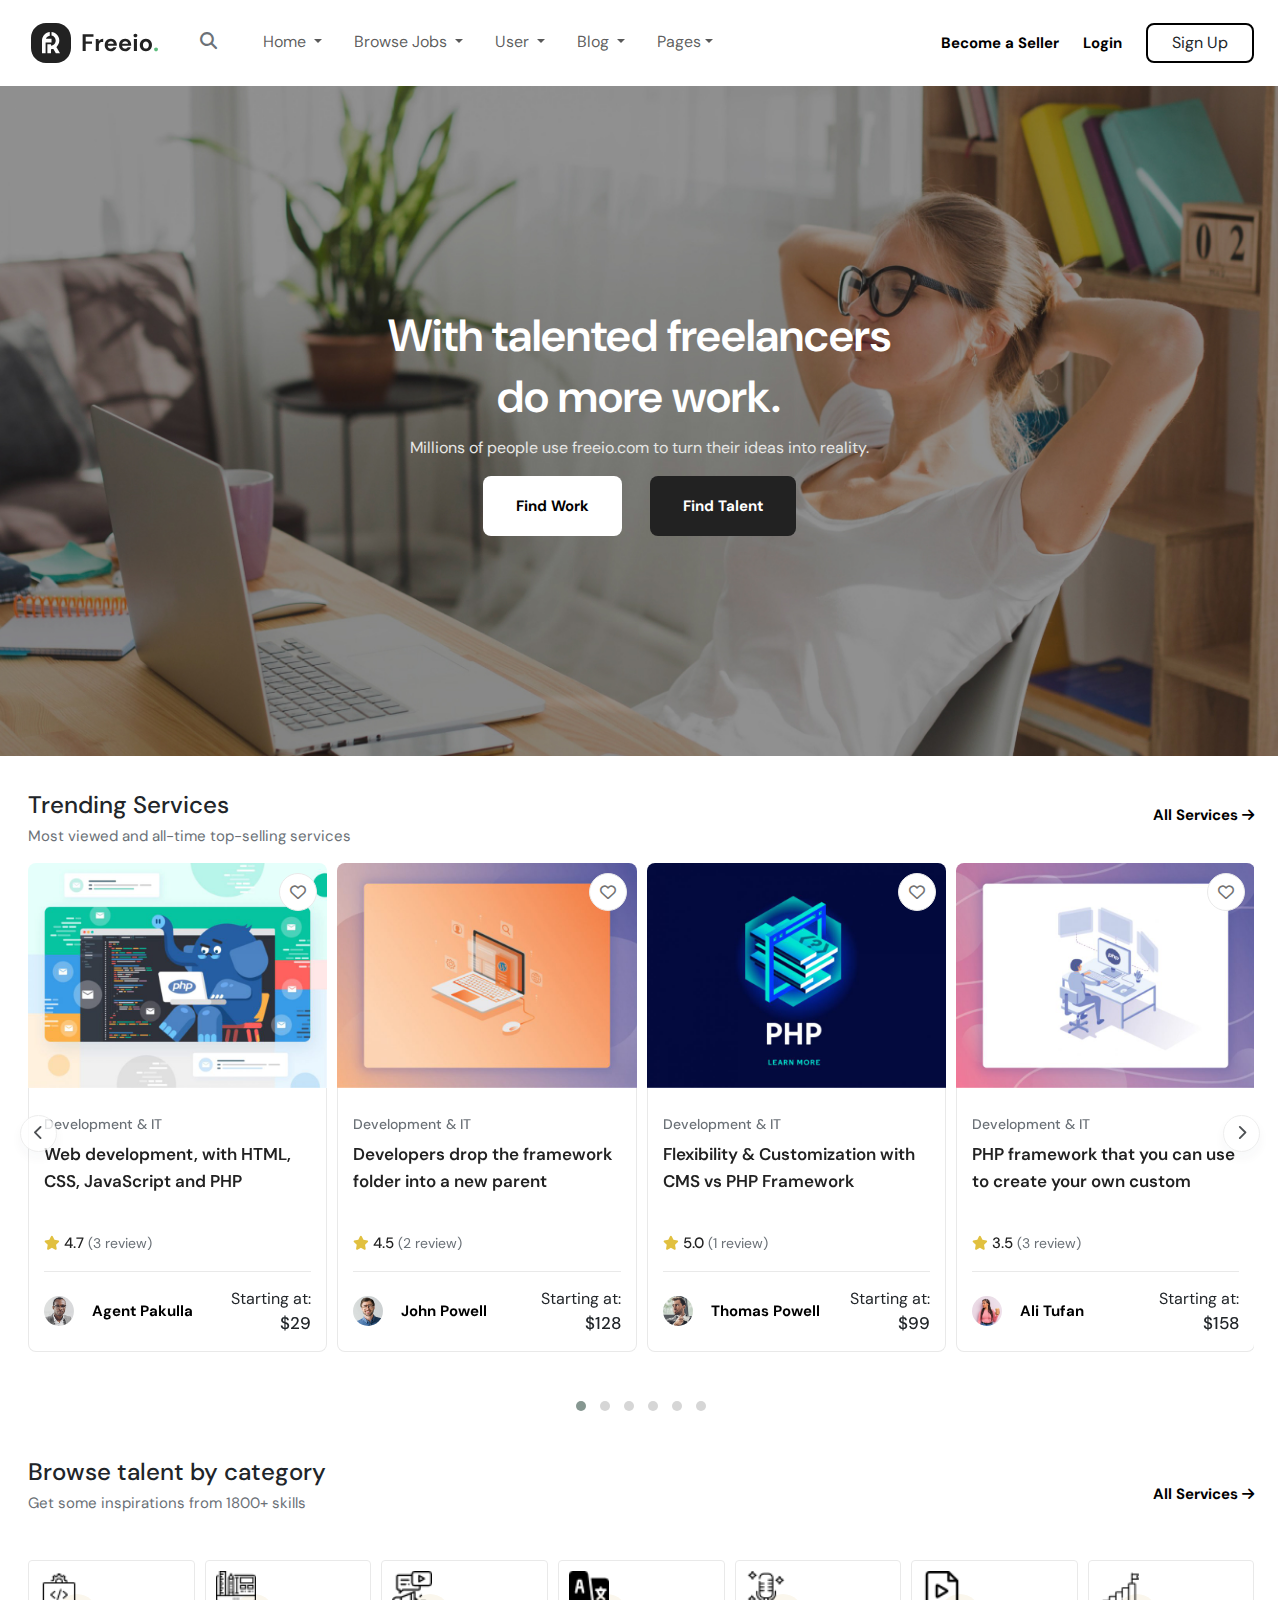
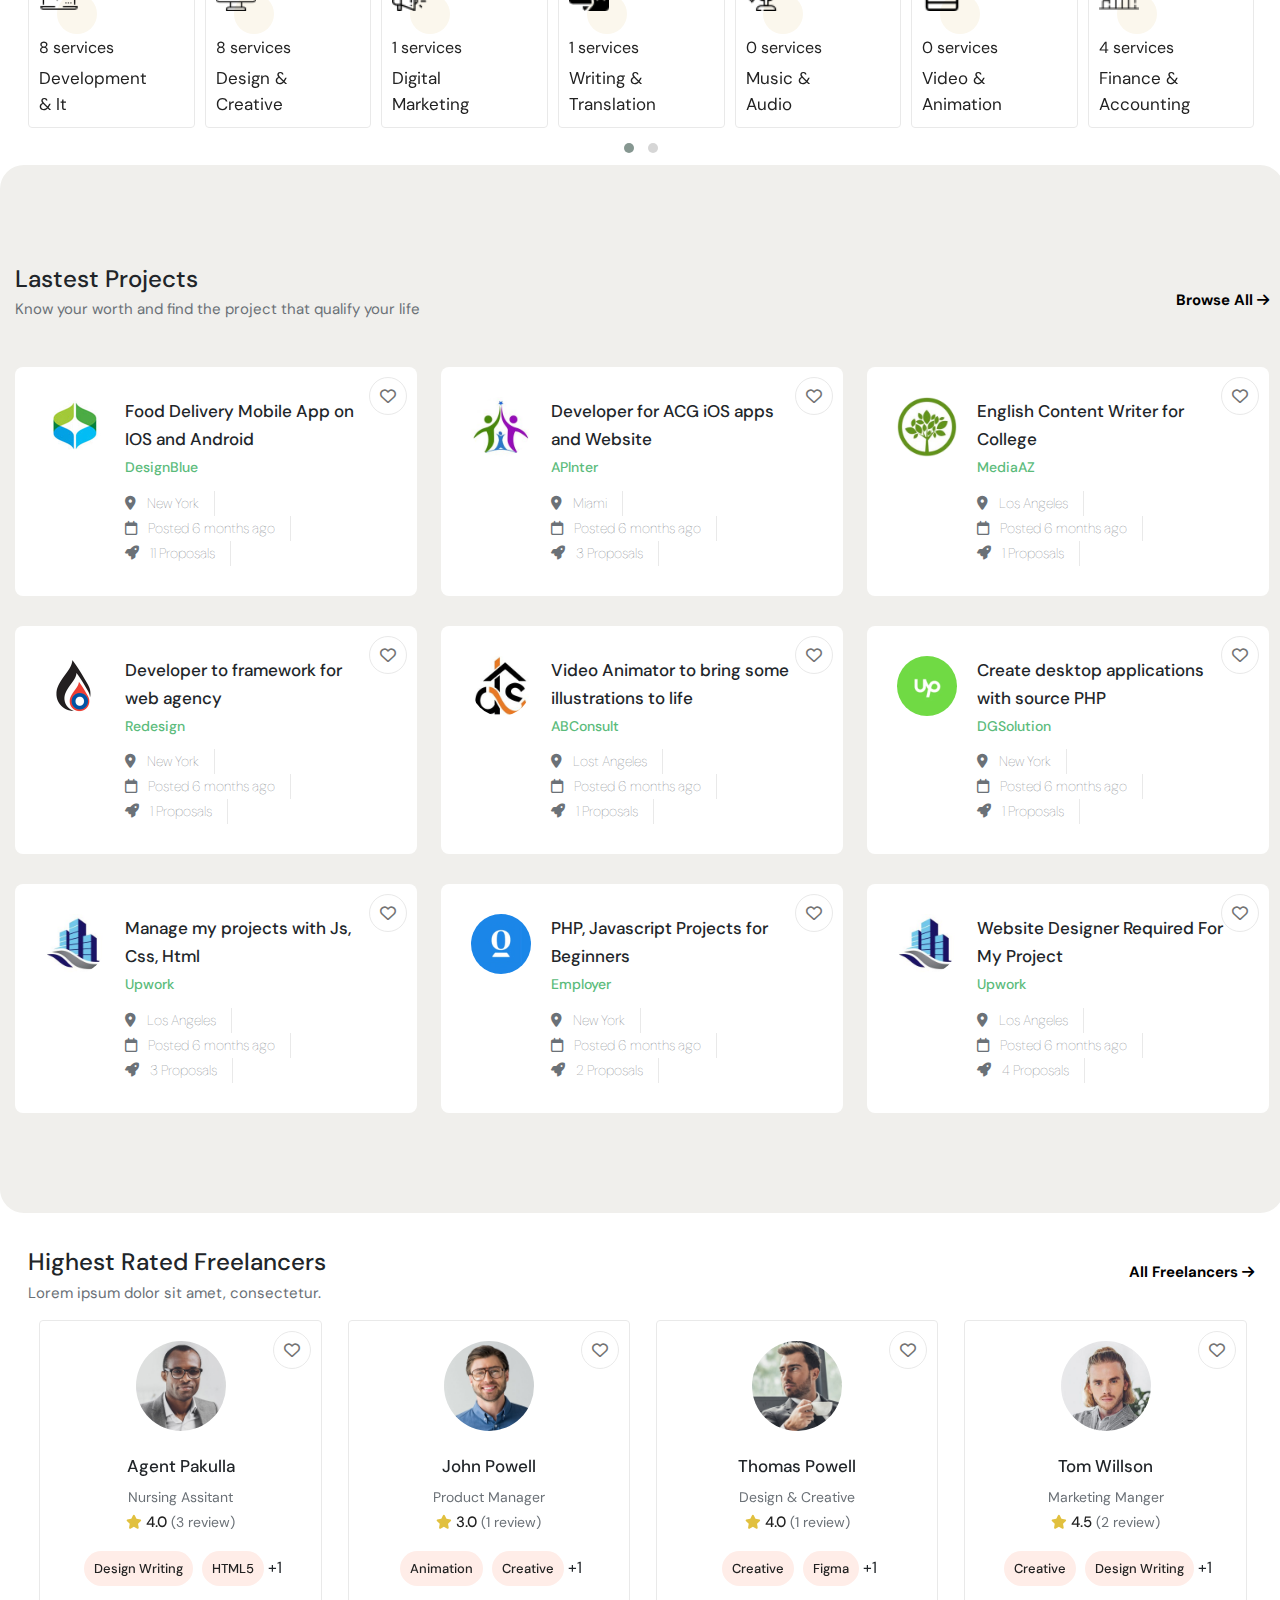
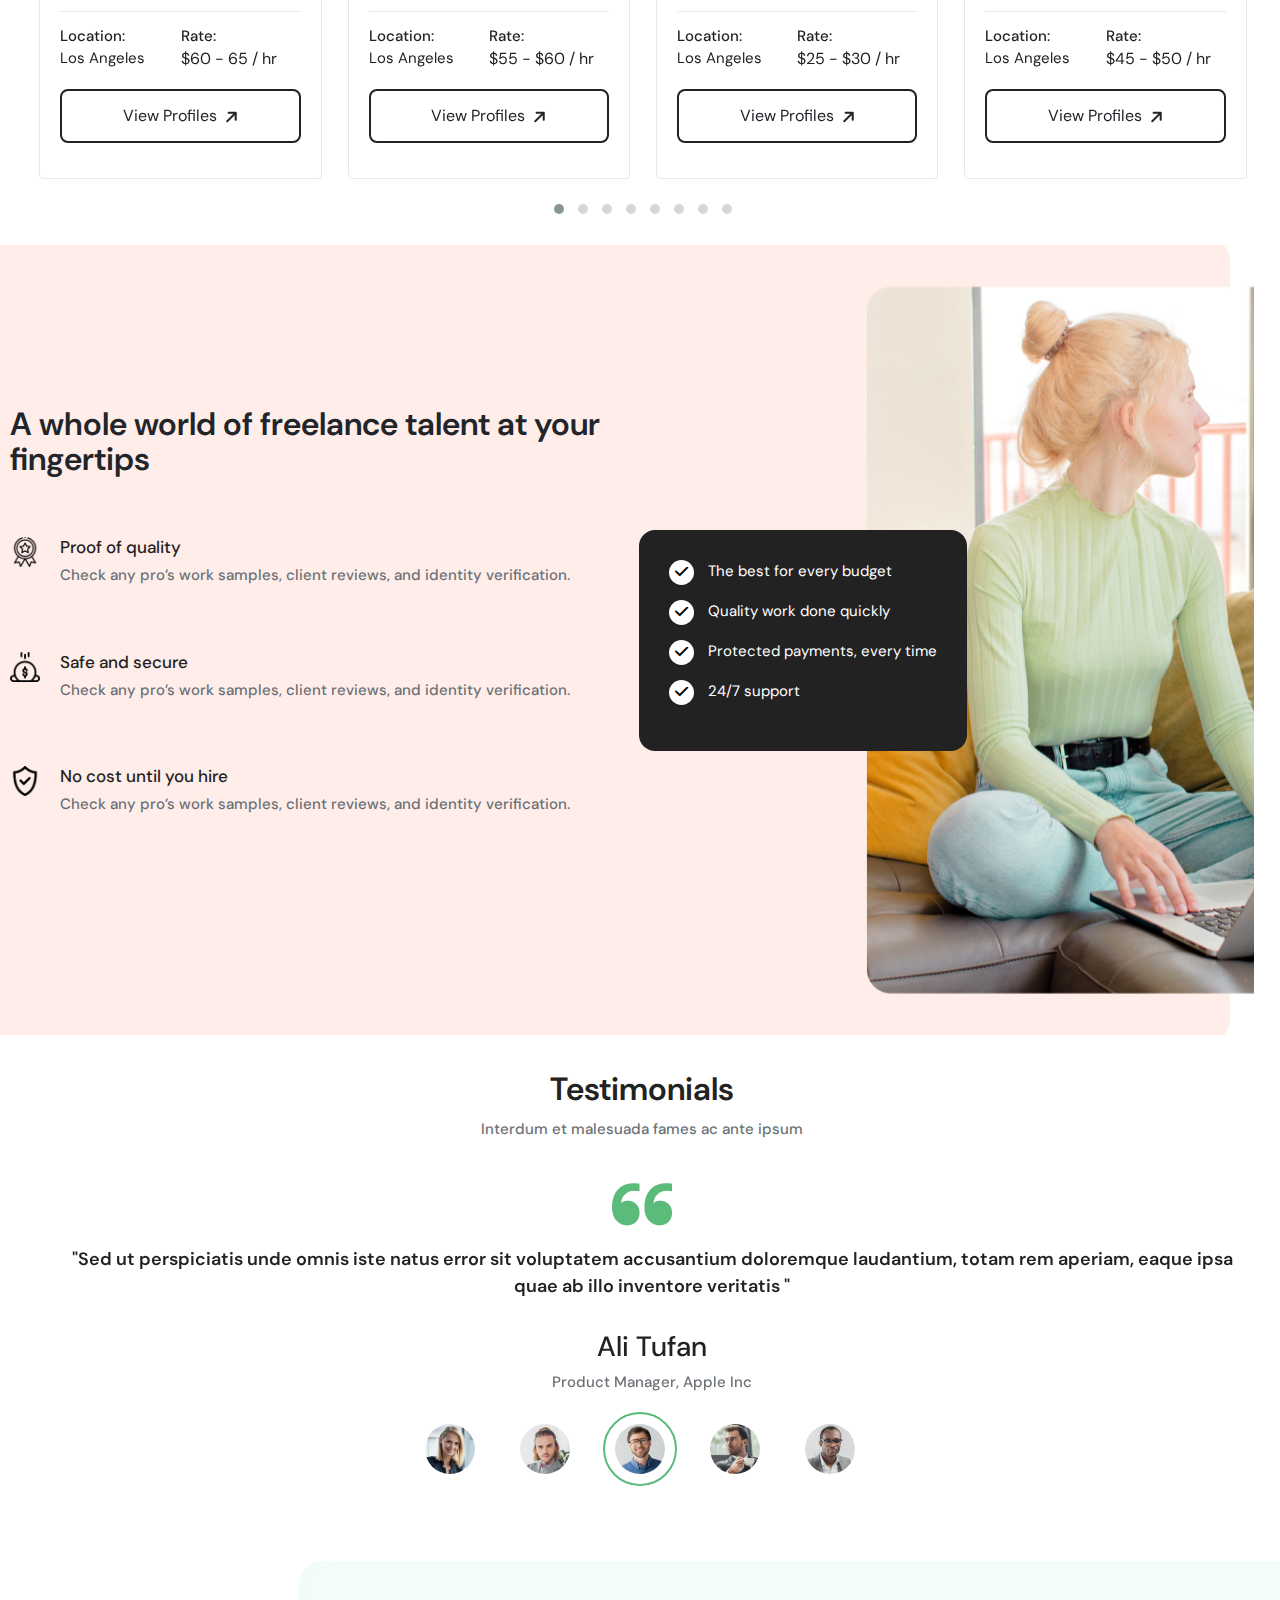
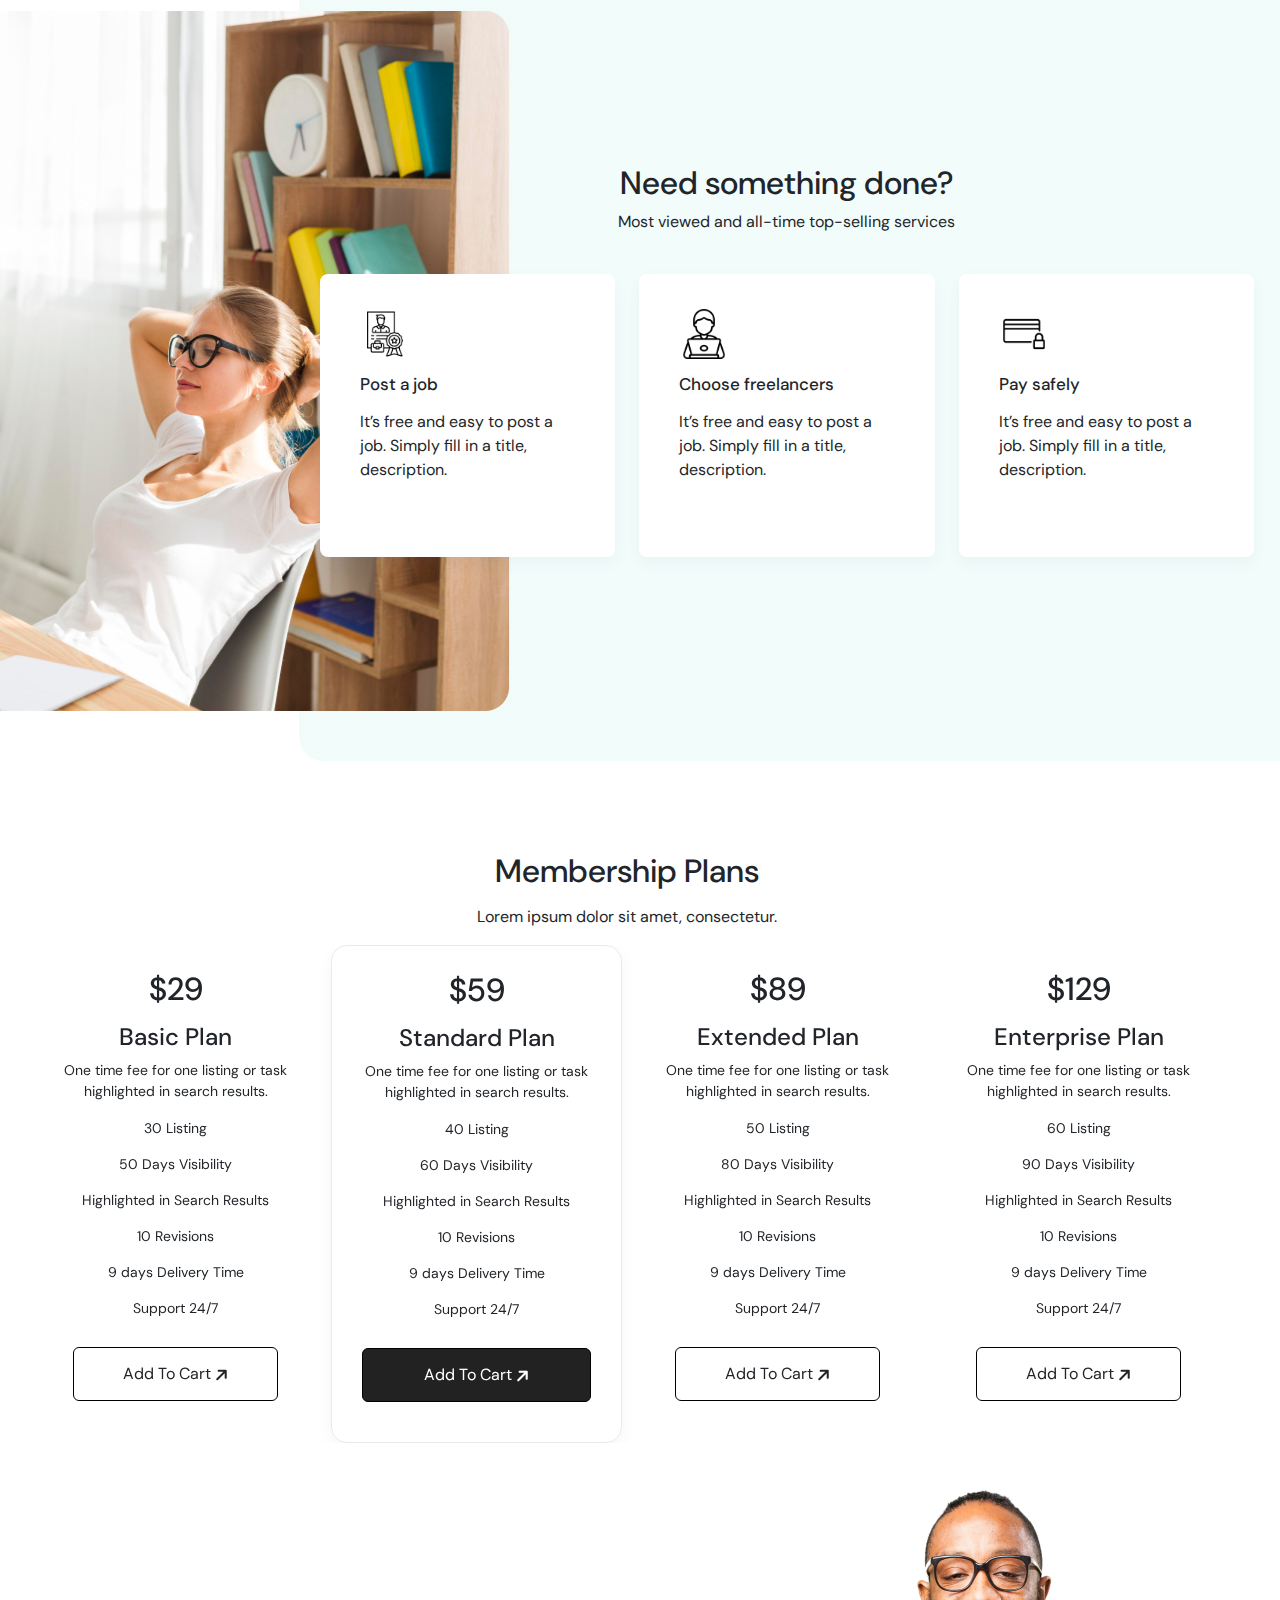
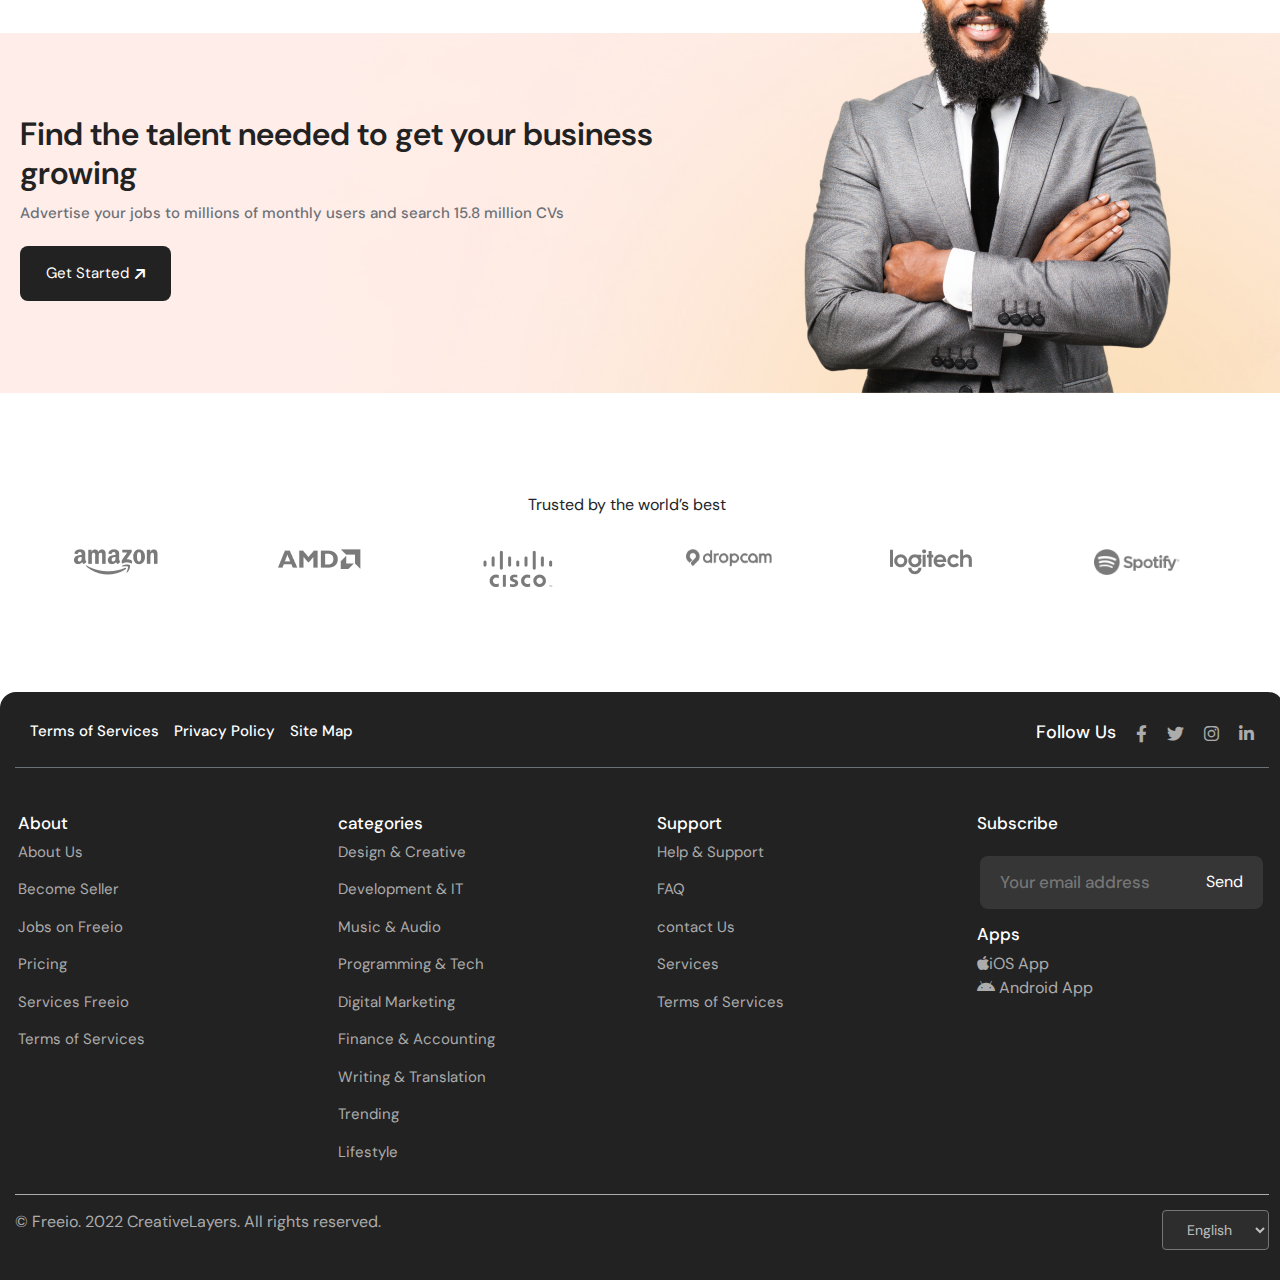
<file: index.html>
<!DOCTYPE html>
<html lang="en">

<head>
  <meta charset="UTF-8">
  <meta http-equiv="X-UA-Compatible" content="IE=edge">
  <meta name="viewport" content="width=device-width, initial-scale=1.0">
  <title>Nguyễn Thành Nhân</title>
  <link rel="stylesheet" href="public/css/all.min.css">
  <link rel="stylesheet" href="public/css/bootstrap.min.css">
  <link rel="stylesheet" href="public/css/styles.css">
  <link rel="stylesheet" href="public/owlcarousel/assets/owl.carousel.min.css">
  <link rel="stylesheet" href="public/owlcarousel/assets/owl.theme.default.min.css">
</head>

<body>
  <header>
    <!-- Nav -->
    <div class="container-fluid">
      <div class="contain-navbar">
        <nav class="navbar navbar-expand-xl navbar-light bg-white d-flex ">
          <a class="navbar-brand" href="#"><img src="public/image/Logo.svg" alt=""></a>
          <div class="nav-item pe-xl-2 hide-on-mobile magnifying-glass">
            <a class="nav-link text-gray" href="#"><i class="fa-solid fa-magnifying-glass text-gray"></i></a>

            
          </div>
          <button class="btn navbar-left justify-content-end" type="button" data-bs-toggle="offcanvas"
            data-bs-target="#offcanvasExample" aria-controls="offcanvasExample">
            <span class="navbar-toggler-icon"></span>
          </button>

          
          <div class="offcanvas offcanvas-start navbar-left" tabindex="-1" id="offcanvasExample"
            aria-labelledby="offcanvasExampleLabel">
            <div class="offcanvas-header d-flex justify-content-sm-spaced-between">
              <h5 class="offcanvas-title" id="offcanvasExampleLabel">Menu</h5>
              <button type="button" class="btn-close text-reset" data-bs-dismiss="offcanvas"
                aria-label="Close"></button>
            </div>
            <div class="offcanvas-body">
              <!-- navbar -->
              <ul class="navbar-nav">
                <li class="nav-item-left">
                  <a class="nav-link-left me-3" href="#">Home </a>
                </li>
                <li class="nav-item-left">
                  <a class="nav-link-left me-3" href="#">Browse Jobs </a>
                </li>
                <li class="nav-item-left">
                  <a class="nav-link-left me-3" href="#">User </a>
                </li>
                <li class="nav-item-left">
                  <a class="nav-link-left me-3" href="#">Blog </a>
                </li>
                <li class="nav-item-left">
                  <a class="nav-link-left me-3" href="#">Pages</a>
                </li>
              </ul>
              <div class="contain-login-left">
                <a href="#" class="text-decoration-none text-green me-3 d-block">Login</a>
                <a href="#" class="text-decoration-none text-green me-3 d-block">Register</a>
              </div>
            </div>
            <!-- login -->
          </div>
          <div class="collapse navbar-collapse" id="navbarNav">
            <ul class="navbar-nav">
              <li class="nav-item nav-hover">
                <a class="nav-link justify-content-sm-start dropdown-toggle me-3" href="#">Home </a>
                <div class="row hidden-home">
                  <div class="col-6">
                    <ul class="list">
                      <li>Home 1</li>
                      <li>Home 2</li>
                      <li>Home 3</li>
                      <li>Home 4</li>
                      <li>Home 5</li>
                    </ul>
                  </div>
                  <div class="col-6">
                    <ul class="list">
                      <li>Home 6</li>
                      <li>Home 7</li>
                      <li>Home 8</li>
                      <li>Home 9</li>
                      <li class="chose">Home 10</li>
                    </ul>
                  </div>
                </div>
              </li>
              <li class="nav-item nav-hover">
                <a class="nav-link justify-content-sm-end dropdown-toggle me-3" href="#">Browse Jobs </a>
                <div class="Browse-jobs">
                  <ul class="list">
                  <li><span>Services</span> <i class="fa-solid fa-caret-right ms-auto"></i></li>
                  <li><span>Projects</span> <i class="fa-solid fa-caret-right"></i></li>
                  <li><span>Jobs</span> <i class="fa-solid fa-caret-right"></i></li>
                </ul>
                </div>
              </li>
              <li class="nav-item nav-hover">
                <a class="nav-link justify-content-sm-end dropdown-toggle me-3" href="#">User </a>
                <div class="nav-users">
                  <ul class="list">
                  <li><span>Freelancers</span> <i class="fa-solid fa-caret-right ms-auto"></i></li>
                  <li><span>Employers</span> <i class="fa-solid fa-caret-right"></i></li>
                  <li><span>Become Seller</span></li>
                </ul>
                </div>
              </li>
              <li class="nav-item nav-hover">
                <a class="nav-link justify-content-sm-end dropdown-toggle me-3" href="#">Blog </a>
                <div class="blog">
                  <ul class="list">
                  <li><span>Blog-Grid</span></li>
                  <li><span>Blog-V1</span></li>
                  <li><span>Blog-V2</span></li>
                  <li><span>Blog-Detail</span></li>
                </ul>
                </div>
              </li>
              <li class="nav-item nav-hover">
                <a class="nav-link justify-content-sm-end dropdown-toggle me-3" href="#">Pages</a>
                <div class="pages">
                  <ul class="list">
                  <li><span>Shop</span></li>
                  <li><span>Contact</span></li>
                  <li><span>About V1</span></li>
                  <li><span>About V2</span></li>
                  <li><span>Pricing</span></li>
                  <li><span>Help</span></li>
                  <li><span>FAQ</span></li>
                  <li><span>Terms</span></li>
                  <li><span>404</span></li>
                </ul>
                </div>
              </li>
            </ul>
          </div>
          <div class="contain-login">
            <a href="#" class="text-decoration-none text-green me-md-4 hide-on-mobile">Become a Seller</a>
            <a href="#" class="text-decoration-none text-green me-md-4 hide-on-mobile">Login</a>
            <a href="#" class="btn btn-color-black hide-on-mobile">Sign Up</a>
          </div>
        </nav>
      </div>

    </div>
    <!-- banner -->
    <div class="container width">
      <div class="wrap-banner">
        <div class="banner text-center">
          <div class="banner-content">
            <h2 class="text-white">
              With talented freelancers <br>
              do more work.
            </h2>
            <p class="color-white">Millions of people use freeio.com to turn their ideas into reality.</p>
            <div>
              <a href="#" class="btn btn1 me-4">Find Work</a>
              <a href="#" class="btn btn2">Find Talent</a>
            </div>
          </div>
        </div>

      </div>
    </div>
  </header>
  <!-- Slide Show -->
  <div class="wrap-slideshow container-fluid">
    <div class="row">
      <div class="col-md-7 col-sm-0 text-sm-left">
        <h2 class="title-h2">
          Trending Services
        </h2>
        <p class="text-gray">
          Most viewed and all-time top-selling services
        </p>
      </div>
      <div class="col-md-5 col-sm-0 d-flex justify-content-md-end align-items-md-center"><a href="#"
          class="text-green text-decoration-none pb-4">All Services <i class="fa-solid fa-arrow-right"
            style="font-size:14px;"></i></a></div>
    </div>
    <div class="carousel-trending">
      <div class="trending-servies owl-carousel owl-theme position-relative">
        <div class="item">
          <div class="img-item-trending">
            <a href="#" class="position-absolute pos-heart-icon"><i class="fa-regular fa-heart"></i></a>
            <img src="public/image/slideshow2.jpg" alt="">
          </div>
          <div class="info-trending">
            <h3>
              <a href="#" class="dev-title">Development & IT</a>
            </h3>
            <h2 class="title-trending">
              <a href="#">Web development, with HTML, CSS, JavaScript and PHP</a>
            </h2>
            <p class="review"><i class="fa-solid fa-star"></i> <span class="vote">4.7</span> (3 review)</p>
            <div class="carousel-author d-flex justify-content-between">
              <a class="author text-decoration-none">
                <img src="public/image/author-img2.jpg" class="img-author" alt="">
                <span class="ps-2 text-hide text-green text-hide">Agent Pakulla</span>
              </a>
              <div class="prices d-inline text-end">
                Starting at: <span>$29</span>
              </div>
            </div>
          </div>
        </div>
        <div class="item">

          <div class="img-item-trending">
            <a href="#" class="position-absolute pos-heart-icon"><i class="fa-regular fa-heart"></i></a>
            <img src="public/image/slideshow3.jpg" alt="">
          </div>
          <div class="info-trending">
            <h3>
              <a href="#" class="dev-title">Development & IT</a>
            </h3>
            <h2 class="title-trending">
              <a href="#">Developers drop the framework folder into a new parent</a>
            </h2>
            <p class="review"><i class="fa-solid fa-star"></i> <span class="vote">4.5</span> (2 review)</p>
            <div class="carousel-author d-flex justify-content-between">
              <a class="author text-decoration-none">
                <img src="public/image/author-img3.jpg" class="img-author" alt="">
                <span class="ps-2 text-hide text-green">John Powell</span>
              </a>
              <div class="prices d-inline text-end">
                Starting at: <span>$128</span>
              </div>
            </div>
          </div>
        </div>
        <div class="item">

          <div class="img-item-trending">
            <a href="#" class="position-absolute pos-heart-icon"><i class="fa-regular fa-heart"></i></a>
            <img src="public/image/slideshow4.jpg" alt="">
          </div>
          <div class="info-trending">
            <h3>
              <a href="#" class="dev-title">Development & IT</a>
            </h3>
            <h2 class="title-trending">
              <a href="#">Flexibility & Customization with CMS vs PHP Framework</a>
            </h2>
            <p class="review"><i class="fa-solid fa-star"></i> <span class="vote">5.0</span> (1 review)</p>
            <div class="carousel-author d-flex justify-content-between">
              <a class="author text-decoration-none">
                <img src="public/image/author-img4.jpg" class="img-author" alt="">
                <span class="ps-2 text-hide text-green">Thomas Powell</span>
              </a>
              <div class="prices d-inline text-end">
                Starting at: <span>$99</span>
              </div>
            </div>
          </div>

        </div>
        <div class="item">

          <div class="img-item-trending">
            <a href="#" class="position-absolute pos-heart-icon"><i class="fa-regular fa-heart"></i></a>
            <img src="public/image/slideshow5.jpg" alt="">
          </div>
          <div class="info-trending">
            <h3>
              <a href="#" class="dev-title">Development & IT</a>
            </h3>
            <h2 class="title-trending">
              <a href="#">PHP framework that you can use to create your own custom</a>
            </h2>
            <p class="review"><i class="fa-solid fa-star"></i> <span class="vote">3.5</span> (3 review)</p>
            <div class="carousel-author d-flex justify-content-between">
              <a class="author text-decoration-none">
                <img src="public/image/author-img.png" class="img-author" alt="">
                <span class="ps-2 text-hide text-green">Ali Tufan</span>
              </a>
              <div class="prices d-inline text-end">
                Starting at: <span>$158</span>
              </div>
            </div>
          </div>

        </div>
        <div class="item">
          <div class="img-item-trending">
            <a href="#" class="position-absolute pos-heart-icon"><i class="fa-regular fa-heart"></i></a>
            <img src="public/image/slideshow7.jpg" alt="">
          </div>
          <div class="info-trending">
            <h3>
              <a href="#" class="dev-title">Development & IT</a>
            </h3>
            <h2 class="title-trending">
              <a href="#">I will often turn to a PHP framework to compose My code</a>
            </h2>
            <p class="review"><i class="fa-solid fa-star"></i> <span class="vote">4.0</span> (3 review)</p>
            <div class="carousel-author d-flex justify-content-between">
              <a class="author text-decoration-none">
                <img src="public/image/author-img.png" class="img-author" alt="">
                <span class="ps-2 text-hide text-green">Ali Tufan</span>
              </a>
              <div class="prices d-inline text-end">
                Starting at: <span>$58</span>
              </div>
            </div>
          </div>

        </div>
        <div class="item">

          <div class="img-item-trending">
            <a href="#" class="position-absolute pos-heart-icon"><i class="fa-regular fa-heart"></i></a>
            <img src="public/image/slideshow1.jpg" alt="">
          </div>
          <div class="info-trending">
            <h3>
              <a href="#" class="dev-title">Development & IT</a>
            </h3>
            <h2 class="title-trending">
              <a href="#">Web development, with HTML, CSS, JavaScript and PHP</a>
            </h2>
            <p class="review"><i class="fa-solid fa-star"></i> <span class="vote">4.5</span> (3 review)</p>
            <div class="carousel-author d-flex justify-content-between">
              <a class="author text-decoration-none">
                <img src="public/image/author-img.png" class="img-author" alt="">
                <span class="ps-2 text-hide text-green">Ali Tufan</span>
              </a>
              <div class="prices d-inline text-end">
                Starting at: <span>$29</span>
              </div>
            </div>
          </div>

        </div>
      </div>
    </div>


  </div>
  <div class="wrap-slideshow container-fluid" id="category">
    <div class="row">
      <div class="col-md-7 col-sm-0 text-sm-left">
        <h2 class="title-h2">
          Browse talent by category
        </h2>
        <p class="text-gray">
          Get some inspirations from 1800+ skills
        </p>
      </div>
      <div class="col-md-5 col-sm-0 d-flex justify-content-md-end align-items-md-center"><a href="#"
          class="text-green text-decoration-none text-sm-left">All Services <i class="fa-solid fa-arrow-right"
            style="font-size:14px;"></i></a></div>
    </div>
    <div class="category-content">
      <div class="owl-category owl-carousel owl-theme">
        <div class="item item-category position-relative">
          <div class="icon-category"><img src="public/image/programming.png" alt=""></div>
          <div class="background"></div>
          <div class="number-services">
            8 services
          </div>
          <div class="heading-category">Development & It</div>
        </div>
        <div class="item item-category position-relative">
          <div class="icon-category"><img src="public/image/graphic-design.png" alt=""></div>
          <div class="background"></div>
          <div class="number-services">
            8 services
          </div>
          <div class="heading-category">Design & Creative</div>
        </div>
        <div class="item item-category position-relative">
          <div class="icon-category"><img src="public/image/digital-marketing.png" alt=""></div>
          <div class="background"></div>
          <div class="number-services">
            1 services
          </div>
          <div class="heading-category">Digital Marketing</div>
        </div>
        <div class="item item-category position-relative">
          <div class="icon-category"><img src="public/image/language.png" alt=""></div>
          <div class="background"></div>
          <div class="number-services">
            1 services
          </div>
          <div class="heading-category">Writing & Translation</div>
        </div>
        <div class="item item-category position-relative">
          <div class="icon-category"><img src="public/image/microphone.png" alt=""></div>
          <div class="background"></div>
          <div class="number-services">
            0 services
          </div>
          <div class="heading-category">Music & Audio</div>
        </div>
        <div class="item item-category position-relative">
          <div class="icon-category"><img src="public/image/video-file.png" alt=""></div>
          <div class="background"></div>
          <div class="number-services">
            0 services
          </div>
          <div class="heading-category">Video & Animation</div>
        </div>
        <div class="item item-category position-relative">
          <div class="icon-category"><img src="public/image/graph.png" alt=""></div>
          <div class="background"></div>
          <div class="number-services">
            4 services
          </div>
          <div class="heading-category">Finance & Accounting</div>
        </div>
        <div class="item item-category position-relative">
          <div class="icon-category"><img src="public/image/pencil-and-ruler.png" alt=""></div>
          <div class="background"></div>
          <div class="number-services">
            1 services
          </div>
          <div class="heading-category">Programming & Tech</div>
        </div>
      </div>
    </div>


  </div>
  <!-- column -->
  <div class="contain-column">
    <div class="container-fluid">
      <div class="row">
        <div class="col-md-8 col-sm-0 text-sm-left">
          <h2 class="title-h2">
            Lastest Projects
          </h2>
          <p class="text-gray">
            Know your worth and find the project that qualify your life
          </p>
        </div>
        <div class="col-md-4 col-sm-0 d-flex justify-content-md-end align-items-md-center"><a href="#"
            class="text-green text-decoration-none text-sm-left">Browse All <i class="fa-solid fa-arrow-right"
              style="font-size:14px;"></i></a></div>
      </div>
    </div>
    <div class="row">
      <div class="col-md-6 col-xl-4">
        <div class="items position-relative d-md-flex">
          <!-- images -->
          <div class="img-items">
            <div class="img-wrapper">
              <a href="#"><img src="public/image/project1.jpg" alt="Project 1" class="img-size"></a>
            </div>
          </div>
          <!-- Add favorite button -->
          <a href="#" class="position-absolute pos-heart-icon"><i class="fa-regular fa-heart"></i></a>
          <!-- Information -->
          <div class="info-items flex-wrap py-md-0">
            <h2 class="project-title">Food Delivery Mobile App on IOS and Android</h2>
            <h3 class="project-author">DesignBlue</h3>
            <div class="info d-flex flex-wrap align-items-center">
              <div class="info-location">
                <i class="fa-solid fa-location-dot color-gray-6B7177 d-sm-inline-flex hide-on-mobile pe-2"></i>
                <a href="#" class="text-decoration-none color-gray-6B7177">New York</a>
              </div>
              <div class="info-time">
                <i class="fa-regular fa-calendar color-gray-6B7177 d-sm-inline-flex hide-on-mobile pe-2"></i>
                <a href="#" class="text-decoration-none color-gray-6B7177">Posted 6 months ago</a>
              </div>
              <div class="info-proposals">
                <i class="fa-solid fa-rocket color-gray-6B7177 d-sm-inline-flex hide-on-mobile pe-2"></i>
                <a href="#" class="text-decoration-none color-gray-6B7177">11 Proposals</a>
              </div>
            </div>
          </div>
        </div>
      </div>
      <div class="col-md-6 col-xl-4">
        <div class="items position-relative d-md-flex">
          <!-- images -->
          <div class="img-items">
            <div class="img-wrapper">
              <a href="#"><img src="public/image/project2.jpg" alt="Project 1" class="img-size"></a>
            </div>
          </div>
          <!-- Add favorite button -->
          <a href="#" class="position-absolute pos-heart-icon"><i class="fa-regular fa-heart"></i></a>
          <!-- Information -->
          <div class="info-items flex-wrap py-md-0">
            <h2 class="project-title">Developer for ACG iOS apps and Website</h2>
            <h3 class="project-author">APlnter</h3>
            <div class="info d-flex flex-wrap align-items-center">
              <div class="info-location">
                <i class="fa-solid fa-location-dot color-gray-6B7177 d-sm-inline-flex hide-on-mobile pe-2"></i>
                <a href="#" class="text-decoration-none color-gray-6B7177">Miami</a>
              </div>
              <div class="info-time">
                <i class="fa-regular fa-calendar color-gray-6B7177 d-sm-inline-flex hide-on-mobile pe-2"></i>
                <a href="#" class="text-decoration-none color-gray-6B7177">Posted 6 months ago</a>
              </div>
              <div class="info-proposals">
                <i class="fa-solid fa-rocket color-gray-6B7177 d-sm-inline-flex hide-on-mobile pe-2"></i>
                <a href="#" class="text-decoration-none color-gray-6B7177">3 Proposals</a>
              </div>
            </div>
          </div>
        </div>
      </div>
      <div class="col-md-6 col-xl-4">
        <div class="items position-relative d-md-flex">
          <!-- images -->
          <div class="img-items">
            <div class="img-wrapper">
              <a href="#"><img src="public/image/project3.jpg" alt="Project 1" class="img-size"></a>
            </div>
          </div>
          <!-- Add favorite button -->
          <a href="#" class="position-absolute pos-heart-icon"><i class="fa-regular fa-heart"></i></a>
          <!-- Information -->
          <div class="info-items flex-wrap py-md-0">
            <h2 class="project-title">English Content Writer for College</h2>
            <h3 class="project-author">MediaAZ</h3>
            <div class="info d-flex flex-wrap align-items-center">
              <div class="info-location">
                <i class="fa-solid fa-location-dot color-gray-6B7177 d-sm-inline-flex hide-on-mobile pe-2"></i>
                <a href="#" class="text-decoration-none color-gray-6B7177">Los Angeles</a>
              </div>
              <div class="info-time">
                <i class="fa-regular fa-calendar color-gray-6B7177 d-sm-inline-flex hide-on-mobile pe-2"></i>
                <a href="#" class="text-decoration-none color-gray-6B7177">Posted 6 months ago</a>
              </div>
              <div class="info-proposals">
                <i class="fa-solid fa-rocket color-gray-6B7177 d-sm-inline-flex hide-on-mobile pe-2"></i>
                <a href="#" class="text-decoration-none color-gray-6B7177">1 Proposals</a>
              </div>
            </div>
          </div>
        </div>
      </div>
      <div class="col-md-6 col-xl-4">
        <div class="items position-relative d-md-flex">
          <!-- images -->
          <div class="img-items">
            <div class="img-wrapper">
              <a href="#"><img src="public/image/project4.jpg" alt="Project 1" class="img-size"></a>
            </div>
          </div>
          <!-- Add favorite button -->
          <a href="#" class="position-absolute pos-heart-icon"><i class="fa-regular fa-heart"></i></a>
          <!-- Information -->
          <div class="info-items flex-wrap py-md-0">
            <h2 class="project-title">Developer to framework for web agency</h2>
            <h3 class="project-author">Redesign</h3>
            <div class="info d-flex flex-wrap align-items-center">
              <div class="info-location">
                <i class="fa-solid fa-location-dot color-gray-6B7177 d-sm-inline-flex hide-on-mobile pe-2"></i>
                <a href="#" class="text-decoration-none color-gray-6B7177">New York</a>
              </div>
              <div class="info-time">
                <i class="fa-regular fa-calendar color-gray-6B7177 d-sm-inline-flex hide-on-mobile pe-2"></i>
                <a href="#" class="text-decoration-none color-gray-6B7177">Posted 6 months ago</a>
              </div>
              <div class="info-proposals">
                <i class="fa-solid fa-rocket color-gray-6B7177 d-sm-inline-flex hide-on-mobile pe-2"></i>
                <a href="#" class="text-decoration-none color-gray-6B7177">1 Proposals</a>
              </div>
            </div>
          </div>
        </div>
      </div>
      <div class="col-md-6 col-xl-4">
        <div class="items position-relative d-md-flex">
          <!-- images -->
          <div class="img-items">
            <div class="img-wrapper">
              <a href="#"><img src="public/image/project5.jpg" alt="Project 1" class="img-size"></a>
            </div>
          </div>
          <!-- Add favorite button -->
          <a href="#" class="position-absolute pos-heart-icon"><i class="fa-regular fa-heart"></i></a>
          <!-- Information -->
          <div class="info-items flex-wrap py-md-0">
            <h2 class="project-title">Video Animator to bring some illustrations to life</h2>
            <h3 class="project-author">ABConsult</h3>
            <div class="info d-flex flex-wrap align-items-center">
              <div class="info-location">
                <i class="fa-solid fa-location-dot color-gray-6B7177 d-sm-inline-flex hide-on-mobile pe-2"></i>
                <a href="#" class="text-decoration-none color-gray-6B7177">Lost Angeles</a>
              </div>
              <div class="info-time">
                <i class="fa-regular fa-calendar color-gray-6B7177 d-sm-inline-flex hide-on-mobile pe-2"></i>
                <a href="#" class="text-decoration-none color-gray-6B7177">Posted 6 months ago</a>
              </div>
              <div class="info-proposals">
                <i class="fa-solid fa-rocket color-gray-6B7177 d-sm-inline-flex hide-on-mobile pe-2"></i>
                <a href="#" class="text-decoration-none color-gray-6B7177">1 Proposals</a>
              </div>
            </div>
          </div>
        </div>
      </div>
      <div class="col-md-6 col-xl-4">
        <div class="items position-relative d-md-flex">
          <!-- images -->
          <div class="img-items">
            <div class="img-wrapper">
              <a href="#"><img src="public/image/project6.jpg" alt="Project 1" class="img-size"></a>
            </div>
          </div>
          <!-- Add favorite button -->
          <a href="#" class="position-absolute pos-heart-icon"><i class="fa-regular fa-heart"></i></a>
          <!-- Information -->
          <div class="info-items flex-wrap py-md-0">
            <h2 class="project-title">Create desktop applications with source PHP</h2>
            <h3 class="project-author">DGSolution</h3>
            <div class="info d-flex flex-wrap align-items-center">
              <div class="info-location">
                <i class="fa-solid fa-location-dot color-gray-6B7177 d-sm-inline-flex hide-on-mobile pe-2"></i>
                <a href="#" class="text-decoration-none color-gray-6B7177">New York</a>
              </div>
              <div class="info-time">
                <i class="fa-regular fa-calendar color-gray-6B7177 d-sm-inline-flex hide-on-mobile pe-2"></i>
                <a href="#" class="text-decoration-none color-gray-6B7177">Posted 6 months ago</a>
              </div>
              <div class="info-proposals">
                <i class="fa-solid fa-rocket color-gray-6B7177 d-sm-inline-flex hide-on-mobile pe-2"></i>
                <a href="#" class="text-decoration-none color-gray-6B7177">1 Proposals</a>
              </div>
            </div>
          </div>
        </div>
      </div>
      <div class="col-md-6 col-xl-4">
        <div class="items position-relative d-md-flex">
          <!-- images -->
          <div class="img-items">
            <div class="img-wrapper">
              <a href="#"><img src="public/image/project7.jpg" alt="Project 1" class="img-size"></a>
            </div>
          </div>
          <!-- Add favorite button -->
          <a href="#" class="position-absolute pos-heart-icon"><i class="fa-regular fa-heart"></i></a>
          <!-- Information -->
          <div class="info-items flex-wrap py-md-0">
            <h2 class="project-title">Manage my projects with Js, Css, Html
            </h2>
            <h3 class="project-author">Upwork</h3>
            <div class="info d-flex flex-wrap align-items-center">
              <div class="info-location">
                <i class="fa-solid fa-location-dot color-gray-6B7177 d-sm-inline-flex hide-on-mobile pe-2"></i>
                <a href="#" class="text-decoration-none color-gray-6B7177">Los Angeles</a>
              </div>
              <div class="info-time">
                <i class="fa-regular fa-calendar color-gray-6B7177 d-sm-inline-flex hide-on-mobile pe-2"></i>
                <a href="#" class="text-decoration-none color-gray-6B7177">Posted 6 months ago</a>
              </div>
              <div class="info-proposals">
                <i class="fa-solid fa-rocket color-gray-6B7177 d-sm-inline-flex hide-on-mobile pe-2"></i>
                <a href="#" class="text-decoration-none color-gray-6B7177">3 Proposals</a>
              </div>
            </div>
          </div>
        </div>
      </div>
      <div class="col-md-6 col-xl-4">
        <div class="items position-relative d-md-flex">
          <!-- images -->
          <div class="img-items">
            <div class="img-wrapper">
              <a href="#"><img src="public/image/project8.jpg" alt="Project 1" class="img-size"></a>
            </div>
          </div>
          <!-- Add favorite button -->
          <a href="#" class="position-absolute pos-heart-icon"><i class="fa-regular fa-heart"></i></a>
          <!-- Information -->
          <div class="info-items flex-wrap py-md-0">
            <h2 class="project-title">PHP, Javascript Projects for Beginners</h2>
            <h3 class="project-author">Employer</h3>
            <div class="info d-flex flex-wrap align-items-center">
              <div class="info-location">
                <i class="fa-solid fa-location-dot color-gray-6B7177 d-sm-inline-flex hide-on-mobile pe-2"></i>
                <a href="#" class="text-decoration-none color-gray-6B7177">New York</a>
              </div>
              <div class="info-time">
                <i class="fa-regular fa-calendar color-gray-6B7177 d-sm-inline-flex hide-on-mobile pe-2"></i>
                <a href="#" class="text-decoration-none color-gray-6B7177">Posted 6 months ago</a>
              </div>
              <div class="info-proposals">
                <i class="fa-solid fa-rocket color-gray-6B7177 d-sm-inline-flex hide-on-mobile pe-2"></i>
                <a href="#" class="text-decoration-none color-gray-6B7177">2 Proposals</a>
              </div>
            </div>
          </div>
        </div>
      </div>
      <div class="col-md-6 col-xl-4">
        <div class="items position-relative d-md-flex">
          <!-- images -->
          <div class="img-items">
            <div class="img-wrapper">
              <a href="#"><img src="public/image/project7.jpg" alt="Project 1" class="img-size"></a>
            </div>
          </div>
          <!-- Add favorite button -->
          <a href="#" class="position-absolute pos-heart-icon"><i class="fa-regular fa-heart"></i></a>
          <!-- Information -->
          <div class="info-items flex-wrap py-md-0">
            <h2 class="project-title">Website Designer Required For My Project</h2>
            <h3 class="project-author">Upwork</h3>
            <div class="info d-flex flex-wrap align-items-center">
              <div class="info-location">
                <i class="fa-solid fa-location-dot color-gray-6B7177 d-sm-inline-flex hide-on-mobile pe-2"></i>
                <a href="#" class="text-decoration-none color-gray-6B7177">Los Angeles</a>
              </div>
              <div class="info-time">
                <i class="fa-regular fa-calendar color-gray-6B7177 d-sm-inline-flex hide-on-mobile pe-2"></i>
                <a href="#" class="text-decoration-none color-gray-6B7177">Posted 6 months ago</a>
              </div>
              <div class="info-proposals">
                <i class="fa-solid fa-rocket color-gray-6B7177 d-sm-inline-flex hide-on-mobile pe-2"></i>
                <a href="#" class="text-decoration-none color-gray-6B7177">4 Proposals</a>
              </div>
            </div>
          </div>
        </div>
      </div>
    </div>

  </div>
  <!-- Slide show freelancers-->
  <div class="wrap-slideshow container-fluid">
    <div class="row">
      <div class="col-md-7 col-sm-0 text-sm-left">
        <h2 class="title-h2">
          Highest Rated Freelancers
        </h2>
        <p class="text-gray">
          Lorem ipsum dolor sit amet, consectetur.
        </p>
      </div>
      <div class="col-md-5 col-sm-0 d-flex justify-content-md-end align-items-md-center"><a href="#"
          class="text-green text-decoration-none pb-4">All Freelancers <i class="fa-solid fa-arrow-right"
            style="font-size:14px;"></i></a></div>
    </div>
    <div class="carousel-freelancers">
      <div class="freelancers-servies owl-carousel owl-theme ">
        <div class="item item-freelancers position-relative">
          <a href="#" class="position-absolute pos-heart-icon"><i class="fa-regular fa-heart"></i></a>
          <div class="top-content text-center">
            <div class="avatar-freelancers text-center">
              <img src="public/image/author-img2.jpg" alt="">
            </div>
            <h3 class="freelancers-name text-center">
              Agent Pakulla
            </h3>
            <p class="freelancers-job text-center">
              Nursing Assitant
            </p>
            <p class="review text-center"><i class="fa-solid fa-star"></i> <span class="vote">4.0</span> (3 review)</p>
            <div class="tag-freelancers">
              <a href="#" class="tag">Design Writing</a>
              <a href="#" class="tag">HTML5</a>
              <span>+1</span>
            </div>
          </div>
          <div class="bottom-content">
            <div class="location">
              <h5>Location: </h5>
              <p>Los Angeles</p>
            </div>
            <div class="Rate">
              <h5>Rate: </h5>
              <p>$60 - 65 / hr</p>
            </div>
            <div class="profiles">
              <a href="" class="btn">View Profiles <span class="arrow-right-up"><i
                    class="fa-solid fa-arrow-up"></i></span></a>
            </div>
          </div>

        </div>
        <div class="item item-freelancers position-relative">
          <a href="#" class="position-absolute pos-heart-icon"><i class="fa-regular fa-heart"></i></a>
          <div class="top-content text-center">
            <div class="avatar-freelancers text-center">
              <img src="public/image/author-img3.jpg" alt="">
            </div>
            <h3 class="freelancers-name text-center">
              John Powell
            </h3>
            <p class="freelancers-job text-center">
              Product Manager
            </p>
            <p class="review text-center"><i class="fa-solid fa-star"></i> <span class="vote">3.0</span> (1 review)</p>
            <div class="tag-freelancers">
              <a href="#" class="tag">Animation</a>
              <a href="#" class="tag">Creative</a>
              <span>+1</span>
            </div>
          </div>
          <div class="bottom-content">
            <div class="location">
              <h5>Location: </h5>
              <p>Los Angeles</p>
            </div>
            <div class="Rate">
              <h5>Rate: </h5>
              <p>$55 - $60 / hr</p>
            </div>
            <div class="profiles">
              <a href="" class="btn">View Profiles <span class="arrow-right-up"><i
                    class="fa-solid fa-arrow-up"></i></span></a>
            </div>
          </div>

        </div>
        <div class="item item-freelancers position-relative">
          <a href="#" class="position-absolute pos-heart-icon"><i class="fa-regular fa-heart"></i></a>
          <div class="top-content text-center">
            <div class="avatar-freelancers text-center">
              <img src="public/image/author-img4.jpg" alt="">
            </div>
            <h3 class="freelancers-name text-center">
              Thomas Powell
            </h3>
            <p class="freelancers-job text-center">
              Design & Creative
            </p>
            <p class="review text-center"><i class="fa-solid fa-star"></i> <span class="vote">4.0</span> (1 review)</p>
            <div class="tag-freelancers">
              <a href="#" class="tag">Creative</a>
              <a href="#" class="tag">Figma</a>
              <span>+1</span>
            </div>
          </div>
          <div class="bottom-content">
            <div class="location">
              <h5>Location: </h5>
              <p>Los Angeles</p>
            </div>
            <div class="Rate">
              <h5>Rate: </h5>
              <p>$25 - $30 / hr</p>
            </div>
            <div class="profiles">
              <a href="" class="btn">View Profiles <span class="arrow-right-up"><i
                    class="fa-solid fa-arrow-up"></i></span></a>
            </div>
          </div>

        </div>
        <div class="item item-freelancers position-relative">
          <a href="#" class="position-absolute pos-heart-icon"><i class="fa-regular fa-heart"></i></a>
          <div class="top-content text-center">
            <div class="avatar-freelancers text-center">
              <img src="public/image/author-img5.jpg" alt="">
            </div>
            <h3 class="freelancers-name text-center">
              Tom Willson
            </h3>
            <p class="freelancers-job text-center">
              Marketing Manger
            </p>
            <p class="review text-center"><i class="fa-solid fa-star"></i> <span class="vote">4.5</span> (2 review)</p>
            <div class="tag-freelancers">
              <a href="#" class="tag">Creative</a>
              <a href="#" class="tag">Design Writing</a>
              <span>+1</span>
            </div>
          </div>
          <div class="bottom-content">
            <div class="location">
              <h5>Location: </h5>
              <p>Los Angeles</p>
            </div>
            <div class="Rate">
              <h5>Rate: </h5>
              <p>$45 - $50 / hr</p>
            </div>
            <div class="profiles">
              <a href="" class="btn">View Profiles <span class="arrow-right-up"><i
                    class="fa-solid fa-arrow-up"></i></span></a>
            </div>
          </div>

        </div>
        <div class="item item-freelancers position-relative">
          <a href="#" class="position-absolute pos-heart-icon"><i class="fa-regular fa-heart"></i></a>
          <div class="top-content text-center">
            <div class="avatar-freelancers text-center">
              <img src="public/image/author-img6.jpg" alt="">
            </div>
            <h3 class="freelancers-name text-center">
              Robert Fox
            </h3>
            <p class="freelancers-job text-center">
              Nursing Assitant
            </p>
            <p class="review text-center"><i class="fa-solid fa-star"></i> <span class="vote">4.5</span> (2 review)</p>
            <div class="tag-freelancers">
              <a href="#" class="tag">Design Writing</a>
              <a href="#" class="tag">Figma</a>
              <span>+1</span>
            </div>
          </div>
          <div class="bottom-content">
            <div class="location">
              <h5>Location: </h5>
              <p>New York</p>
            </div>
            <div class="Rate">
              <h5>Rate: </h5>
              <p>$25 - $35 / hr</p>
            </div>
            <div class="profiles">
              <a href="" class="btn">View Profiles <span class="arrow-right-up"><i
                    class="fa-solid fa-arrow-up"></i></span></a>
            </div>
          </div>

        </div>
        <div class="item item-freelancers position-relative">
          <a href="#" class="position-absolute pos-heart-icon"><i class="fa-regular fa-heart"></i></a>
          <div class="top-content text-center">
            <div class="avatar-freelancers text-center">
              <img src="public/image/author-img.png" alt="">
            </div>
            <h3 class="freelancers-name text-center">
              Ali Tufan
            </h3>
            <p class="freelancers-job text-center">
              UI/UX Designer
            </p>
            <p class="review text-center"><i class="fa-solid fa-star"></i> <span class="vote">4.8</span> (4 review)</p>
            <div class="tag-freelancers">
              <a href="#" class="tag">Design Writing</a>
              <a href="#" class="tag">Figma</a>
              <span>+3</span>
            </div>
          </div>
          <div class="bottom-content">
            <div class="location">
              <h5>Location: </h5>
              <p>Los Angeles</p>
            </div>
            <div class="Rate">
              <h5>Rate: </h5>
              <p>$15 - $25 / hr</p>
            </div>
            <div class="profiles">
              <a href="" class="btn">View Profiles <span class="arrow-right-up"><i
                    class="fa-solid fa-arrow-up"></i></span></a>
            </div>
          </div>

        </div>
        <div class="item item-freelancers position-relative">
          <a href="#" class="position-absolute pos-heart-icon"><i class="fa-regular fa-heart"></i></a>
          <div class="top-content text-center">
            <div class="avatar-freelancers text-center">
              <img src="public/image/author-img7.jpg" alt="">
            </div>
            <h3 class="freelancers-name text-center">
              Samuel Smith
            </h3>
            <p class="freelancers-job text-center">
              Design & Creative
            </p>
            <p class="review text-center"><i class="fa-solid fa-star"></i> <span class="vote">4.0</span> (1 review)</p>
            <div class="tag-freelancers">
              <a href="#" class="tag">Design Writing</a>
              <a href="#" class="tag">Figma</a>
              <span>+1</span>
            </div>
          </div>
          <div class="bottom-content">
            <div class="location">
              <h5>Location: </h5>
              <p>New York</p>
            </div>
            <div class="Rate">
              <h5>Rate: </h5>
              <p>$15 - $25 / hr</p>
            </div>
            <div class="profiles">
              <a href="" class="btn">View Profiles <span class="arrow-right-up"><i
                    class="fa-solid fa-arrow-up"></i></span></a>
            </div>
          </div>

        </div>
        <div class="item item-freelancers position-relative">
          <a href="#" class="position-absolute pos-heart-icon"><i class="fa-regular fa-heart"></i></a>
          <div class="top-content text-center">
            <div class="avatar-freelancers text-center">
              <img src="public/image/author-img5.jpg" alt="">
            </div>
            <h3 class="freelancers-name text-center">
              Freelancers
            </h3>
            <p class="freelancers-job text-center">
              Marketing Manger
            </p>
            <p class="review text-center"><i class="fa-solid fa-star"></i> <span class="vote">5.0</span> (1 review)</p>
            <div class="tag-freelancers">
              <a href="#" class="tag">Creative</a>
              <a href="#" class="tag">Design Writing</a>
              <span>+1</span>
            </div>
          </div>
          <div class="bottom-content">
            <div class="location">
              <h5>Location: </h5>
              <p>Los Angeles</p>
            </div>
            <div class="Rate">
              <h5>Rate: </h5>
              <p>$25 - $30 / hr</p>
            </div>
            <div class="profiles">
              <a href="" class="btn">View Profiles <span class="arrow-right-up"><i
                    class="fa-solid fa-arrow-up"></i></span></a>
            </div>
          </div>

        </div>
      </div>
    </div>


  </div>

  <div class="quality">
    <div class="row d-flex">
      <div class="col-md-6">
        <div class="content-left">
          <h2 class="heading">A whole world of freelance
            talent at your fingertips</h2>
          <div class="proof-of-quality d-flex">
            <div class="icon-quality"><img src="public/image/medal.png" alt=""></div>
            <div class="content">
              <h3>
                Proof of quality
              </h3>
              <p>Check any pro’s work samples, client reviews, and identity verification.</p>
            </div>
          </div>
          <div class="safe d-flex py-2">
            <div class="icon-quality"><img src="public/image/money.png" alt=""></div>
            <div class="content">
              <h3>
                Safe and secure
              </h3>
              <p>Check any pro’s work samples, client reviews, and identity verification.</p>
            </div>
          </div>
          <div class="no-cost d-flex">
            <div class="icon-quality"><img src="public/image/shield.png" alt=""></div>
            <div class="content">
              <h3>
                No cost until you hire
              </h3>
              <p>Check any pro’s work samples, client reviews, and identity verification.</p>
            </div>
          </div>
        </div>
      </div>
      <div class="col-md-6 d-flex align-items-md-center">
        <div class="content-right ">
          <ul class="table-background list">
            <li><i class="fa-solid fa-check"></i> The best for every budget</li>
            <li><i class="fa-solid fa-check"></i> Quality work done quickly</li>
            <li><i class="fa-solid fa-check"></i> Protected payments, every time</li>
            <li><i class="fa-solid fa-check"></i> 24/7 support</li>
          </ul>
        </div>
      </div>

    </div>
  </div>

  <!-- double slide show -->
  <div class="testimonials">
    <div class="content">
      <h2>Testimonials</h2>
      <p>Interdum et malesuada fames ac ante ipsum</p>
      <div class="img-icon">
        <img src="public/image/iconGreen.png" alt="">
      </div>
      <div class="carousel">
        <div class="first-carousel owl-carousel owl-theme">
          <div class="item">
            <div class="description">
              "Sed ut perspiciatis unde omnis iste natus error sit voluptatem accusantium doloremque laudantium, totam
              rem aperiam, eaque ipsa quae ab illo inventore veritatis "
            </div>
            <h3 class="fullname">Ali Tufan</h3>
            <div class="job">Product Manager, Apple Inc</div>
          </div>
          <div class="item">
            <div class="description">
              "Sed ut perspiciatis unde omnis iste natus error sit voluptatem accusantium doloremque laudantium, totam
              rem aperiam, eaque ipsa quae ab illo inventore veritatis "</div>
            <h3 class="fullname">Robert Fox</h3>
            <div class="job">Medical Assistant</div>
          </div>
          <div class="item">
            <div class="description">
              "Nemo enim ipsam voluptatem quia voluptas sit aspernatur aut odit aut fugit, sed quia consequuntur magni
              dolores eos qui ratione voluptatem sequi nesciunt." </div>
            <h3 class="fullname">Kristin Watson</h3>
            <div class="job">Nursing Assistant</div>
          </div>
          <div class="item">
            <div class="description">
              "Nemo enim ipsam voluptatem quia voluptas sit aspernatur aut odit aut fugit, sed quia consequuntur magni
              dolores eos qui ratione voluptatem sequi nesciunt."</div>
            <h3 class="fullname">Jane Cooper</h3>
            <div class="job">Marketing Manager</div>
          </div>
        </div>


      </div>
      <div class="content-center">
        <div class="second-slideshow">
          <div class="second-carousel owl-carousel owl-theme">
            <div class="item">
              <div class="avatar">
                <img src="public/image/author8.jpg" alt="" class="img-author-cir">
              </div>

            </div>
            <div class="item">
              <div class="avatar">
                <img src="public/image/author-img5.jpg" alt="" class="img-author-cir">
              </div>
            </div>
            <div class="item">
              <div class="avatar">
                <img src="public/image/author-img3.jpg" alt="" class="img-author-cir">
              </div>
            </div>
            <div class="item">
              <div class="avatar">
                <img src="public/image/author-img4.jpg" alt="" class="img-author-cir">
              </div>
            </div>
            <div class="item">
              <div class="avatar">
                <img src="public/image/author-img2.jpg" alt="" class="img-author-cir">
              </div>
            </div>
          </div>
         
          
         
         
         
        </div>


      </div>
    </div>
  </div>

  <!-- column  -->
  <div class="instruction d-flex">
    <div class="row">
      <div class="col-lg-3"></div>
      <div class="col-lg-9">
        <div class="containt-column">
          <h2>Need something done?</h2>
          <p>Most viewed and all-time top-selling services</p>
          <div class="row">
            <div class="col-sm-4 col-12 instruction-col">
              <div>
                <img src="public/image/title.png" alt="">
                <h5>Post a job</h5>
                <p>It’s free and easy to post a job. Simply fill in a title, description.</p>

              </div>
            </div>
            <div class="col-sm-4 col-12 instruction-col">
              <div>
                <img src="public/image/self-employed.png" alt="">
                <h5>Choose freelancers</h5>
                <p>It’s free and easy to post a job. Simply fill in a title, description.</p>

              </div>
            </div>
            <div class="col-sm-4 col-12 instruction-col">
              <div>
                <img src="public/image/locked-card.png" alt="">
                <h5>Pay safely</h5>
                <p>It’s free and easy to post a job. Simply fill in a title, description.</p>

              </div>
            </div>

          </div>
        </div>
      </div>
    </div>
  </div>

  <!-- carousel  -->
  <div class="membership">
    <div class="title-top">
      <h2>Membership Plans</h2>
      <p>
        Lorem ipsum dolor sit amet, consectetur.
      </p>
    </div>
    <div class="contain-carousel">
      <div class="carousel-membership owl-carousel owl-theme position-relative">
        <div class="item item-membership">
          <div class="top-content-cards text-center">
            <div class="cards">
              <h2>$29</h2>
              <h4>Basic Plan</h4>
              <p>One time fee for one listing or task highlighted in search results.</p>
              <ul class="list">
                <li>30 Listing</li>
                <li>50 Days Visibility</li>
                <li>Highlighted in Search Results</li>
                <li>10 Revisions</li>
                <li>9 days Delivery Time</li>
                <li>Support 24/7</li>
              </ul>
              <a href="" class="btn">Add To Cart<span class="arrow-right-up"><i
                    class="fa-solid fa-arrow-up"></i></span></a>
            </div>
          </div>
        </div>
        <div class="item item-membership">
          <div class="top-content-cards text-center">
            <div class="cards active">
              <h2>$59</h2>
              <h4>Standard Plan</h4>
              <p>One time fee for one listing or task highlighted in search results.</p>
              <ul class="list">
                <li>40 Listing</li>
                <li>60 Days Visibility</li>
                <li>Highlighted in Search Results</li>
                <li>10 Revisions</li>
                <li>9 days Delivery Time</li>
                <li>Support 24/7</li>
              </ul>
              <a href="" class="btn">Add To Cart<span class="arrow-right-up"><i
                    class="fa-solid fa-arrow-up"></i></span></a>
            </div>
          </div>
        </div>
        <div class="item item-membership">
          <div class="top-content-cards text-center">
            <div class="cards">
              <h2>$89</h2>
              <h4>Extended Plan</h4>
              <p>One time fee for one listing or task highlighted in search results.</p>
              <ul class="list">
                <li>50 Listing</li>
                <li>80 Days Visibility</li>
                <li>Highlighted in Search Results</li>
                <li>10 Revisions</li>
                <li>9 days Delivery Time</li>
                <li>Support 24/7</li>
              </ul>
              <a href="" class="btn">Add To Cart<span class="arrow-right-up"><i
                    class="fa-solid fa-arrow-up"></i></span></a>
            </div>
          </div>
        </div>
        <div class="item item-membership">
          <div class="top-content-cards text-center">
            <div class="cards">
              <h2>$129</h2>
              <h4>Enterprise Plan</h4>
              <p>One time fee for one listing or task highlighted in search results.</p>
              <ul class="list">
                <li>60 Listing</li>
                <li>90 Days Visibility</li>
                <li>Highlighted in Search Results</li>
                <li>10 Revisions</li>
                <li>9 days Delivery Time</li>
                <li>Support 24/7</li>
              </ul>
              <a href="" class="btn">Add To Cart<span class="arrow-right-up"><i
                    class="fa-solid fa-arrow-up"></i></span></a>
            </div>
          </div>
        </div>


      </div>
    </div>
  </div>

  <!--get started  -->
  <div class="get-started  position-relative">
    <div class="row">
      <div class="col-12 col-md-7">
        <div class="content">
          <h2>Find the talent needed to get your business growing</h2>
          <p>Advertise your jobs to millions of monthly users and search 15.8 million CVs</p>
          <a href="" class="btn">Get Started<span class="arrow-right-up"><i class="fa-solid fa-arrow-up"></i></span></a>

        </div>

      </div>
      <div class="col-12 col-md-5">
        <img src="public/image/avatar.png" alt="image" class="img-get-started">

      </div>
    </div>
  </div>

  <!-- brand -->
  <div class="brand position-relative text-center">
    <p class="pb-3">Trusted by the world’s best</p>
    <div class="">
      <div class="brand-carousel owl-carousel owl-theme">
        <div class="item">
          <div class="img-item-brand">
            <a href="#"><img src="public/image/brand1.png" alt="amazon"></a>
          </div>

        </div>
        <div class="item">
          <div class="img-item-brand">
            <a href="#"><img src="public/image/brand2.png" alt="amd"></a>
          </div>

        </div>
        <div class="item">
          <div class="img-item-brand">
            <a href="#"><img src="public/image/brand3.png" alt="cisco"></a>
          </div>

        </div>
        <div class="item">
          <div class="img-item-brand">
            <a href="#"><img src="public/image/brand4.png" alt="dropcam"></a>
          </div>

        </div>
        <div class="item">
          <div class="img-item-brand">
            <a href="#"><img src="public/image/brand5.png" alt="logitech"></a>
          </div>

        </div>
        <div class="item">
          <div class="img-item-brand">
            <a href="#"><img src="public/image/brand6.png" alt="spotify"></a>
          </div>

        </div>
      </div>
    </div>
  </div>
  <!-- footer -->
  <footer>
    <div class="container-fluid">
      <div class="Information-footer">
        <div class="term">
          <h5>Terms of Services</h5>
          <h5 class="pleft">Privacy Policy</h5>
          <h5 class="pleft">Site Map</h5>
        </div>
        <div class="contact">
          <h2>Follow Us</h2>
          <a class="facebook pleft">
            <i class="fa-brands fa-facebook-f"></i>
          </a>
          <a class="twitter pleft">
            <i class="fa-brands fa-twitter"></i>
          </a>
          <a class="instagram pleft">
            <i class="fa-brands fa-instagram"></i>
          </a>
          <a class="linkedin pleft">
            <i class="fa-brands fa-linkedin-in"></i>
          </a>
        </div>
      </div>
      <div class="middle-footer">
        <div class="row">
          <div class="col-md-4 col-lg-3">
            <h2>About</h2>
            <ul class="list">
              <li><a href="#">About Us</a></li>
              <li><a href="#">Become Seller</a></li>
              <li><a href="#">Jobs on Freeio</a></li>
              <li><a href="#">Pricing</a></li>
              <li><a href="#">Services Freeio</a></li>
              <li><a href="#">Terms of Services</a></li>
            </ul>
          </div>
          <div class="col-md-4 col-lg-3">
            <h2>categories</h2>
            <ul class="list">
              <li><a href="#">Design & Creative</a></li>
              <li><a href="#">Development & IT</a></li>
              <li><a href="#">Music & Audio</a></li>
              <li><a href="#">Programming & Tech</a></li>
              <li><a href="#">Digital Marketing</a></li>
              <li><a href="#">Finance & Accounting</a></li>
              <li><a href="#">Writing & Translation</a></li>
              <li><a href="#">Trending</a></li>
              <li><a href="#">Lifestyle</a></li>
            </ul>
          </div>
          <div class="col-md-4 col-lg-3">
            <h2>Support</h2>
            <ul class="list">
              <li><a href="#">Help & Support</a></li>
              <li><a href="#">FAQ</a></li>
              <li><a href="#">contact Us</a></li>
              <li><a href="#">Services</a></li>
              <li><a href="#">Terms of Services</a></li>
            </ul>
          </div>
          <div class="col-md-12 col-lg-3">
            <h2>Subscribe</h2>
            <form action="#">
              <div class="row">
                <div class="col-9 input-form">
                  <input type="text" placeholder="Your email address">
                </div>
                <div class="col-3 button-send">
                  <button type="submit">Send</button>
                </div>
              </div>
            </form>
            <h2>Apps</h2>
            <a href="#" class="app"><i class="fa-brands fa-apple"></i>iOS App</a>
            <a href="#" class="app"><i class="fa-brands fa-android"></i> Android App</a>
          </div>


        </div>
        <div class="bottom-footer">
          <p>© Freeio. 2022 CreativeLayers. All rights reserved.</p>
          <select name="option-language" id="language">
            <option value="English">English</option>
            <option value="Itali">Itali</option>
            <option value=" French">French</option>

          </select>
        </div>
      </div>

    </div>
  </footer>
  <script src="https://cdn.jsdelivr.net/npm/bootstrap@5.1.0/dist/js/bootstrap.bundle.min.js"></script>
  <script src="https://code.jquery.com/jquery-3.7.0.min.js"></script>
  <script src="public/owlcarousel/owl.carousel.min.js"></script>
  <script src="public/js/script.js"></script>
</body>

</html>
</file>
<file: public/css/styles.css>
@import url('https://fonts.googleapis.com/css2?family=DM+Sans:wght@500&display=swap');
    @import url('https://fonts.googleapis.com/css2?family=DM+Sans&display=swap');

    body {
        font-family: 'DM Sans', sans-serif;
        width: 98%;
    }

    .contain-login {
        display: none;
    }

    .btn-close {
        background-color: #eef8f2;
    }

    header .width {     
        max-width: 1700px;
        box-sizing: unset;
        background-size: cover;
        background-image: url(../image/banner.jpg);
        background-repeat: no-repeat;
        background-position: center;

    }

    .color-white {
        color: #e7e7e6;
    }

    .btn-color-black {
        border-radius: 8px;
        border: #000 2px solid;
        padding: 6px 24px;
    }

    .btn-color-black:hover {
        border-radius: 8px;
        border: #5BBB7B 2px solid;
        background-color: #5BBB7B;
        color: #fff;
    }

    .text-green {
        color: #000;
        font-size: 15px;
        font-weight: 700;
    }

    .text-green:hover {
        color: #5BBB7B;
    }

    .navbar {
        padding: 15px 0px;
        box-sizing: border-box;
    }

    .nav-link .fa-caret-down {
        padding-left: 0.2em;
        font-size: 70%;


    }

    .nav-link {
        padding: 28px 0px;
        padding-left: 20px;
    }


    .hidden-home .col-6 {
        padding: 0px;
    }

    .hidden-home li:hover {
        background-color: #F0EFEC;
        border-left: #5BBB7B 2px solid;
    }

    .nav-hover:hover .nav-link {
        border-top: 2px solid #5bbb7b;
        color: #5bbb7b;
    }

    .nav-link {
        padding: 28px 0px 32px 20px;
        border-top: 2px solid #ffffff;

    }


    .banner {
        width: 100%;
        border-radius: 24px;
    }

    .banner-content {
        box-sizing: border-box;
        text-align: center;
        padding: 40px 0;
    }

    .wrap-banner {
        display: block;
        margin: 0 auto;


    }

    .banner .btn1 {
        box-sizing: border-box;
        background-color: #fff;
        color: #000;
        font-size: 15px;
        padding: 18px 32px;
        font-weight: bold;
        border-radius: 8px;
    }

    .banner .btn1:hover {
        box-sizing: border-box;
        background-color: #5bbb7b;
        color: #ffffff;
        font-size: 15px;
        padding: 18px 32px;
        font-weight: bold;
        border-radius: 8px;
    }

    .banner .btn2 {
        background-color: #222222;
        color: #fff;
        font-size: 15px;
        padding: 18px 32px;
        font-weight: bold;
        border-radius: 8px;
    }

    .banner .btn2:hover {
        background-color: #1f4b3f;
        ;
        color: #fff;
        font-size: 15px;
        padding: 18px 32px;
        font-weight: bold;
        border-radius: 8px;
    }

    .banner h2 {
        font-size: 23px;
        font-weight: 600;
        line-height: 1.35em;

    }

    /*Slideshow*/
    .wrap-slideshow {
        padding: 15px;
        margin-top: 100px;
    }

    .title-h2 {
        font-size: 24px;
        margin: 0px 0px 5px 0px;
    }

    .text-gray {
        color: #6b7177;
        font-size: 15px;
    }

    .offcanvas-header {
        padding: 10px 30px;
        margin-bottom: 30px;
        border-bottom: 2px #f6f6f6 solid;

    }

    .navbar-left {

        font-size: 15px;
    }

    .nav-link-left {
        font-weight: 100;
        text-decoration: none;
        color: #222222;
    }

    .nav-item-left {
        padding: 15px 30px;
    }

    .d-block {
        padding: 15px 30px;
    }

    .content .btn:hover {
        background-color: #1F4B3F;
    }

    .img-item-brand:hover {
        opacity: 1;
    }

    .offcanvas-body {
        padding: 0px;
    }

    .contain-login-left {

        margin: 10px 0;
        border-top: 2px #f6f6f6 solid;
    }

    header .container-fluid {
        padding: 0px 0 0 15px;
        height: 100%;
    }

    .container-fluid .contain-navbar {
        padding: 5px 0 5px 16px;
    }

    .navbar {
        padding: 0px;
    }

    /* column */
    .contain-column {
        box-sizing: unset;
        background-color: #f0efec;
        padding: 30px 15px;
        padding-bottom: 60px;
        width: 100%;
    }

    .fa-magnifying-glass {
        font-size: 17px;
        padding-right: 30px;

    }

    .hide-on-mobile {
        display: none;
    }

    .text-flex {
        display: flex;
        flex-wrap: wrap;
    }

    .contain-column .container-fluid {
        padding: 0px;
    }

    .items {
        border-radius: 8px;
        margin-top: 30px;
        padding: 15px 15px 15px 15px;
        background-color: #fff;
    }

    .img-size {
        width: 60px;
        height: 60px;
        border-radius: 50%;
    }

    .project-title {
        font-size: 17px;
    }

    .project-author {
        margin-top: 6px;
        font-size: 15px;
        color: #5BBB7B;
    }

    .info>* {
        padding-right: 15px;
        margin-right: 15px;
        border-right: 1px solid #e9e9e9;
        font-weight: 100;
    }

    .color-gray-6B7177 {
        color: #6B7177;

    }

    .info {
        font-size: 14px;
        margin-top: 15px;
        line-height: 25px;
    }

    .info-items {
        padding-top: 15px;
    }

    .fa-heart {

        color: #737373;
        padding: 10px;
        border-radius: 50%;
        border: 1px solid #E9E9E9;
        background-color: #fff;


    }

    .fa-heart:hover {
        color: #fff;
        background-color: #5BBB7B;
        padding: 10px;
        border-radius: 50%;
        border: 1px solid #E9E9E9
    }

    .pos-heart-icon {
        right: 10px;
        top: 10px;
    }

    .content .active {
        padding: 10px
    }

    .center .active {
        padding: 0px;
    }

    .img-items {
        justify-content: center;
    }

    .content-center {
        display: flex;
        margin-top: 15px;
        justify-content: center;
        align-items: center;
    }

    .img-item-trending>img {
        max-width: 100%;
    }

    .img-item-trending {
        border-radius: 8px 8px 0 0 ;
        overflow: hidden;
    }

    .dev-title {
        text-decoration: none;
        color: #6b7177;
        font-size: 14px;
    }

    .info-trending {
        padding: 15px;
        border: 1px solid #E9E9E9;
        border-top: none;
        border-radius: 0 0 8px 8px;
    }

    .info-trending>h3 {
        margin-bottom: 5px;
    }

    .title-trending {
        overflow: hidden;
        font-size: 17px;
        font-weight: 600;

    }

    .title-trending>a {
        text-decoration: none;
        color: #222222;
        line-height: 27px;
    }

    .carousel-trending .item:hover .title-trending a {
        text-decoration: underline !important;
        color: #5BBB7B;
        line-height: 27px;
        box-shadow: 0 6px 15px rgba(64, 79, 104, 0.05);
    }

    .review {
        color: rgb(107, 113, 119);
        font-size: 14px;
        font-weight: 400;
    }

    .review>i {
        color: #e1c03f
    }

    .review>span {
        color: #222222;
        font-size: 15px;
        font-weight: 500;
    }

    .pre-btn {
        font-size: 15px;
        background-color: #fff;
        position: absolute;
        top: 45%;
        left: -8px;
        border: 1px solid #E9E9E9;
        width: 37px;
        height: 37px;
        line-height: 35px;
        border-radius: 50%;
        opacity: 0.8;
        box-shadow: 0 6px 15px 0 rgba(64, 79, 104, 0.05);
    }

    .pre-btn:hover {
        background-color: #5BBB7B;
    }

    .next-btn {
        box-shadow: 0 6px 15px 0 rgba(64, 79, 104, 0.05);
        font-size: 15px;
        background-color: #fff;
        position: absolute;
        top: 45%;
        right: -6px;
        border: 1px solid #E9E9E9;
        width: 37px;
        height: 37px;
        line-height: 35px;
        border-radius: 50%;
        opacity: 0.8;
    }

    .next-btn:hover {
        background-color: #5BBB7B;
    }


    .carousel-author .img-author {
        display: inline !important;
        width: 30px !important;
        border-radius: 50%;
        text-decoration: none !important;
    }

    .carousel-freelancers {
        padding-bottom: 20px;
        padding-left:3px; 
    }

    .owl-dots {
        margin-top: 20px;
    }

    .carousel-author {
        border-top: 1px solid #E9E9E9;
        padding-top: 15px;
        margin-top: 15px;
    }

    .review {
        margin-top: 12px;
    }

    .prices>span {
        font-weight: 500;
        font-size: 17px;
    }

    .owl-nav {
        margin: 0px !important;
    }

    .first-carousel .item {
        margin-left: 20px;
        border-radius: 8px;
        overflow: hidden;
    }
    .second-slideshow .item {
        width: 80px;
        margin-left: 20px;
        border-radius: 8px;
        overflow: hidden;
    }

    .brand .item {
        border-radius: 8px;
        overflow: hidden;
        display: flex;
        justify-content: center;
    }

    .item-category.item {
        margin: 0px;
    }

    .item-category {
        border: 1px solid #E9E9E9;
        padding: 10px;
        border-radius: 4px;
        color: #222222
    }

    .owl-item .active {
        margin: 0px !important;
        box-shadow: 0 6px 15px 0 rgba(64, 79, 104, 0.05);

    }

    .second-slideshow .owl-stage-outer {
        width: 300px;
    }

    .icon-category {
        width: 40px;
        font-size: 40px;
        font-weight: 100;
        margin-bottom: 25px;
    }

    .background {
        top: 20%;
        left: 17%;
        border-radius: 50%;
        z-index: -1;
        position: absolute;
        background-color: #FBF7ED;
        width: 40px;
        height: 40px;
    }

    .number-services {
        margin-bottom: 6px;
    }

    #category>.row {
        margin-bottom: 30px;
    }

    .heading-category {
        font-size: 17px;
        font-weight: 400;
    }

    .avatar-freelancers {
        width: 90px;
        height: 90px;
        border-radius: 50%;
        overflow: hidden;
        margin: 0 auto;

    }

    .top-content>h2 {
        padding-top: 20px;
        font-size: 17px;
        font-weight: 500;
        line-height: 28.05px;
        margin: 0;
    }

    .top-content h4 {
        text-align: center;
        font-size: 17px;
        font-weight: 500;
    }

    .top-content p {
        padding: 0 33px;

        text-align: center;
    }

    .freelancers-job {
        font-size: 14px;
        color: #6b7177;
        margin: 0;
        line-height: 25.9px
    }

    .item-freelancers {
        padding: 20px;
        border-radius: 4px;
        border: 1px solid #E9E9E9;
        margin: 0px 8px;
        margin-bottom: 10px;
    }

    .top-content>.review {
        margin: 0;
    }

    .tag-freelancers {
        margin-top: 18px;
        text-align: center;
    }

    .tag {
        text-decoration: none;
        display: inline-block;
        color: #222222;
        line-height: 35px;
        border-radius: 35px;
        font-size: 13px;
        font-weight: 500;
        background: #FFEDE8;
        ;
        padding: 0 10px;
        margin-left: 5px;
        margin-bottom: 10px;
    }

    .tag:hover {
        background-color: #000;
        color: #fff;
    }

    h5 {
        font-size: 15px;
        font-weight: 500;
        margin: 0;
    }

    .location>p,
    .location>p {
        font-size: 15px;
    }

    .bottom-content {
        border-top: 1px solid #E9E9E9;
        display: flex;
        flex-wrap: wrap;
        padding: 15px 0;
        color: #222222;
        line-height: 27.75px;
        text-align: left;
    }

    .top-content {
        padding-bottom: 15px;
    }

    .location,
    .Rate {

        width: 50%;
        margin: 0
    }

    .profiles {
        width: 100%;
        border: #222222 2px solid;
        border-radius: 8px;
    }

    .profiles>.btn {
        display: block;
        width: 100%;
        padding: 10px 20px;
        line-height: 27.75px;
    }

    .arrow-right-up {
        padding-left: 5px;
        display: inline-block;
        transform: rotate(45deg);
    }

    .item-freelancers:hover .btn {
        background-color: #000;
        color: #fff;
 
    }
    .item-freelancers:hover { 
        box-shadow: 0 6px 15px 0 rgba(64, 79, 104, 0.05);
    }
    .img-item-trending {
        position: relative;
    }

    .quality {
        padding: 30px 15px;
        width: 100%;
        box-sizing: unset;
        background: url(../image/bg.jpg);
        background-position: center;
        background-repeat: no-repeat;
    }

    .content-left {
        display: inline-block;
        padding: 15px;
        justify-content: center;
        align-items: center;
    }

    .content-left>h2 {
        font-size: 23px;
        font-weight: 600;
        line-height: 35px;
        margin-bottom: 20px;

    }

    .icon-quality {
        margin-right: 20px;
    }

    .icon-quality>img {
        width: 30px;
        height: 30px;

    }

    .content>h3 {
        font-size: 17px;
        font-weight: 500;
        line-height: 20px;
        margin-bottom: 7px;
    }

    .content>p {
        font-size: 15px;
    }

    .content-right {
        padding: 30px;
        color: #fff;
        width: fit-content;
        box-sizing: border-box;
        border-radius: 16px;
        background-color: #222;
    }

    .list {
        list-style: none;
        padding: 0px;
        font-size: 15px;
    }

    .list>li {
        margin-bottom: 15px;
    }

    .fa-check {
        background-color: #fff;
        border-radius: 50%;
        width: 25px;
        height: 25px;
        vertical-align: top;
        color: #000;
        line-height: 24px;
        text-align: center;
        margin-right: 10px;
    }

    .testimonials {
        padding: 20px 15px;
        box-sizing: unset;
        width: 100%;

    }

    .testimonials>.content {
        padding: 15px;
        text-align: center;
    }

    .avatar>img {
        display: inline !important;
        width: 50px !important;
        height: 50px;
        border-radius: 50%;
        margin: 0px;
    }

    .center .img-author-cir {
        padding: 10px;
        width: 50px;
        box-sizing: unset;
        border: 2px #5bbb7b solid;
    }

    .img-author-cir:hover {
        width: 50px;
        padding: 10px;
        border: 2px #5bbb7b solid;
        box-sizing: unset;
    }

    .second-slideshow {
        width: 280px;
        height: 60px;
        display: flex;
        align-items: center;
        justify-content: space-evenly;
    }

    .second-slideshow .active {
        width: 50px !important;
    }

    .content>p {

        padding-bottom: 16px;
        margin: 0;
        color: rgb(107, 113, 119);
        font-weight: 500;
    }

    .img-icon {
        padding: 20px 0 20px 0;
    }

    .avatar {
        width: 75px;
        display: flex;
        height: 90px;
        justify-content: center;
        flex-wrap: wrap;
        align-content: center;
    }



    .description {
        font-size: 18px;
        font-weight: 600;
        margin-bottom: 30px;
    }

    .item>.job {
        color: rgb(107, 113, 119);
        font-size: 15px;
        font-weight: 500;

    }

    .owl-dots {
        font-size: 15px;
    }

    .instruction {
        background: url(../image/bg2.jpg);
        background-repeat: no-repeat;
        background-position: center;
        padding: 40px 15px 30px 15px;
        text-align: center;
        box-sizing: unset;
        width: 100%;
    }

    .prices {
        display: inline;
        text-align: left;
    }

    .carousel-author {
        align-items: center;
    }

    .second-slideshow .active {
        padding: 0px;
    }

    .text-hide {
        overflow: hidden;
        text-overflow: ellipsis;
        white-space: nowrap;
        margin-left: 10px;
    }

    .author {
        align-items: center;
        display: flex;

    }

    .heading-category {
        width: 100px;
    }

    .get-started {
        background: url(../image/bg3.jpg);
    }



    .instruction p {
        margin-bottom: 5px
    }

    .instruction-col>div {
        background-color: #fff;
        margin-left: 15px;
        padding: 15px;
        border-radius: 8px;
        margin: 10px 15px;
        text-align: left;
        box-shadow: 0 6px 15px 0 rgba(64, 79, 104, 0.05);

    }

    .instruction-col img {
        width: 50px;
        text-align: left;
        padding-bottom: 15px;
    }

    .containt-column {
        padding: 15px 0;
    }

    .instruction-col h5 {
        padding-bottom: 15px;
        font-size: 17px;
    }

    .instruction .top-title h2 {
        font-size: 25px;
        font-weight: 600;
    }

    .membership {
        padding: 30px 15px 20px 15px;
        margin: 16px 8px;

    }

    .top-content-cards a {
        padding: 14px;
        width: 85%;
        border: 1px solid #000;
        transition: 0.2s;
        margin-top: 12px;
    }
    .top-content-cards .active .btn { 
        background-color: #222;
        color: #fff;
    }
    .cards p { 
        font-size: 14px;
    }
    .cards {
        box-sizing: border-box;
        margin: 0 15px;
        padding: 10px 10px 40px 10px;
        border-radius: 16px;
    }
    .cards li { 
        font-size: 14px;
    }
    .cards:hover {
        border: 1px solid rgb(233, 233, 233);
        box-shadow: 0 6px 15px 0 rgba(64, 79, 104, 0.05);
        border-radius: 16px;
    }
  

    .cards:hover .btn {
        background-color: #000;
        color: #fff;
    }

    .title-top p {
        padding: 0 15px;
        text-align: center;
    }

    .membership h2 {
        margin: 0;
        padding: 15px;
        font-size: 23px;
        font-weight: 500;
        text-align: center;
    }

    .top-content h2 {
        font-size: 25px;
    }

    .get-started {
        margin-top: 35px;
        box-sizing: unset;
        width: 100%;
        background-image: url(../image/bg3.jpg);
        padding: 35px 10px 0px 20px;
        background-position: center;
        background-repeat: no-repeat;
    }

    .content {
        color: #222222;
        padding: 0 0 35px 0;
    }

    .content .btn {
        background-color: #222222;
        color: #fff;
        padding: 15px 25px;
        border-radius: 8px;
        font-size: 15px;
    }

    .content h2 {
        margin-bottom: 10px;
        font-size: 23px;
        font-weight: 600;
    }
  .top-content-cards .active  {
        border: 1px solid rgb(233, 233, 233);
        margin: 10px 15px;
        box-shadow: 0 6px 15px 0 rgba(64, 79, 104, 0.05);
        border-radius: 16px;
    }
    .img-get-started {
        display: none;
    }

    .brand {
        padding: 30px;
    }

    .img-item-brand {
        transition: 0.5s;
        display: flex;
        align-items: center;
        width: 76px;
        opacity: 0.6;
    }

    .item-category:hover {
        transition: 0.2s;
        border: 1px solid #000;
        box-shadow: 0 6px 15px 0 rgba(64, 79, 104, 0.05);
    }
    .contain-column .items:hover { 
        box-shadow: 0 6px 25px 0 rgba(69, 76, 88, 0.06);
    }
    .brand .pre-btn {
        top: 0;
    }

    .brand .next-btn {
        top: 0;
    }

    footer .container-fluid {
        color: #fff;
        text-decoration: none;
        background-color: #222222;
        border-radius: 16px 16px 0 0;
        padding: 15px;
        box-sizing: unset;
    }

    .term {
        padding: 15px 0 18px 0;
        display: flex;
        flex-wrap: wrap;
        font-size: 15px;
        font-weight: 500;
    }

    .freelancers-name {
        font-size: 17px;
        margin-top: 25px;
    }

    .contact h2 {
        font-size: 18px;
    }

    .pleft {
        padding-left: 15px;
    }

    footer .contact {
        font-size: 17px;
        margin-bottom: 20px;
        display: flex;
        flex-wrap: wrap;

    }

    .Information-footer {
        border-bottom: #6B7177 solid 1px;
        margin-bottom: 30px;
    }

    .middle-footer h2 {
        font-size: 17px;
    }

    footer a {
        color: #ffffffa1;
        text-decoration: none;
        transition: .5s;
    }

    .bottom-footer {
        color: rgba(255, 255, 255, 0.63);
        padding: 15px 0;
        border-top: 1px solid #ffffffa1;
        display: flex;
        flex-wrap: wrap;
    }

    .bottom-footer p {
        padding-bottom: 15px;
    }

    select {
        background-color: rgba(255, 255, 255, 0.05);
        color: rgba(255, 255, 255, 0.7);
        padding: 7px 20px;
        font-size: 14px;
        border-radius: 4px;
    }

    footer a:hover {
        color: #fff;
        text-decoration: none;
    }

    .middle-footer .row div {
        padding: 15px;
    }

    form {
        display: block;

    }

    form input {
        width: 100%;
        background-color: #363636;
        padding: 10px 20px;
        border-top-left-radius: 8px;
        border-bottom-left-radius: 8px;
        line-height: 37px;
        color: #fff;
        border-right: none;
        font-size: 17px;
        font-weight: 500;
        border: none;
        height: 53px;
    }

    .input-form, .button-send {
        padding: 0px !important;
    }

    form button {
        background-color: #363636;
        color: #fff;
        width: 100%;
        height: 100%;
        text-align: right;
        padding-right: 20px;
        border: none;
        box-sizing: border-box;
        border-top-right-radius: 8px;
        border-bottom-right-radius: 8px;
    }

    .app {
        display: block;
    }

    .hidden-home,
    .Browse-jobs,
    .nav-users,
    .blog,
    .pages {
        display: none;
    }

    .nav-hover:hover .hidden-home {
        display: flex;
        position: absolute;
        width: 400px;
        border-radius: 4px;
        background-color: #fff;
        justify-content: space-between;
        font-weight: 500;
    }

    .chose {
        background-color: #F0EFEC;
        border-left: #5BBB7B 2px solid;
    }

    .hidden-home .list li {
        margin: 0px;
        max-width: 100%;
        line-height: 45px;
        padding-left: 20px;
    }

    .Browse-jobs .list li {
        display: flex;
        transition: 0.05s;
        line-height: 45px;
        margin-bottom: 0px;
        justify-content: space-between;
        align-items: center;
    }

    .nav-users .list li {
        display: flex;
        justify-content: space-between;
        line-height: 45px;
        align-items: center;
        padding: 0 25px;
        margin-bottom: 0;
    }

    .nav-hover li:hover {
        background-color: #f0efec;
        border-left: 2px solid #5BBB7B;
    }

    .Browse-jobs .list,
    .nav-users .list {
        width: 100%;
    }

    .Browse-jobs li,
    .blog li {
        padding: 0 25px;
    }

    .Browse-jobs li:hover {
        background-color: #f0efec;
        border-left: 2px solid #5BBB7B;
    }
    .first-carousel .item { 
        padding-top:0px;   
        box-sizing: border-box;
    }
    .first-carousel .active { 
        padding-top:0px;
    }
    .blog li,
    .pages li {
        width: 230px;
        margin: 0;
        transition: 0.05s;
        line-height: 45px;
        padding-left: 20px;
        box-sizing: unset;
    }

    .nav-hover:hover .Browse-jobs {
        display: flex;
        position: absolute;
        width: 230px;
        border-radius: 4px;
        background-color: #fff;
        justify-content: space-between;
        font-weight: 500;
    }

    .nav-hover:hover .nav-users {
        display: flex;
        position: absolute;
        width: 230px;
        border-radius: 4px;
        background-color: #fff;
        justify-content: space-between;
        font-weight: 500;
    }

    .nav-hover:hover .blog {
        display: flex;
        position: absolute;
        border-radius: 4px;
        background-color: #fff;
        justify-content: space-between;
        font-weight: 500;
    }

    .nav-hover:hover .pages {
        display: flex;
        position: absolute;
        border-radius: 4px;
        background-color: #fff;
        justify-content: space-between;
        font-weight: 500;
    }

    .second-slideshow .active {
        width: 85px !important;
    }

    .content-center .owl-stage {
        width: 1064px !important;
    }

    @media (min-width: 768px) {
        .second-slideshow .active {
            width: 85px !important;
        }

        .second-slideshow .owl-item:nth-child(3) .img-author-cir {
            padding: 10px;
            width: 50px;
            box-sizing: unset;
            border: 2px #5bbb7b solid;
        }

        .second-slideshow .owl-stage-outer {
            width: 500px;
        }

        .second-slideshow .owl-stage {
            transform: unset !important;
        }

        .bottom-footer {
            padding: 15px 0;
            justify-content: space-between;
        }

        .Information-footer {
            display: flex;
            flex-wrap: wrap;
            padding: 15px;
            border-bottom: #6B7177 solid 1px;
            justify-content: space-between;
        }

        .bottom-footer p {
            padding-bottom: 0px;
        }

        .contact .pleft {
            padding-left: 20px;
        }

        footer .contact {
            font-size: 17px;
            padding-bottom: 0px;
            margin-bottom: 0px;
            display: flex;
            flex-wrap: wrap;
        }

        .term {
            padding: 0px;
        }

        .content h2 {
            font-size: 25px;
        }

        .img-item-brand {
            display: flex;
            align-items: center;
            width: 86px;
            opacity: 0.6;
        }

        .membership h2 {
            font-size: 32px;
        }

        .membership {
            margin: 15px
        }

        .content-center {
            justify-content: center;
            max-width: 550px;
            display: flex;
            height: 50px;
            box-sizing: border-box;
            margin: 20px auto;

        }

        .second-slideshow {
            width: 500px;
            height: 60px;
            display: flex;
            align-items: center;
            justify-content: space-evenly;
        }

        .info-items {
            padding: 10px 15px 5px 20px;
        }

        .project-title {
            font-size: 17px;
            margin: 6px 0px;
            line-height: 28px;
        }

        .project-author {
            margin-top: 6px;
            font-size: 14px;
            color: #5BBB7B;

        }

        .info {
            margin-top: 15px
        }

        h2.project-title {
            margin-top: 0px;
        }
    }


    @media (min-width:992px) {
        .content h2 {
            font-size: 32px;
        }

        .get-started {
            margin-top: 170px;
            padding: 82px 10px 57px 20px;
        }

        /* .content {
            padding-bottom: 66px;
        } */

        .img-get-started {
            display: inline-block;
            position: absolute;
            bottom: 0;
            right: 0%;
            width: 588px;
        }

        .instruction {
            padding: 220px 30px 220px 0px;
        }

        .instruction-col>div {
            padding: 35px 40px;
            margin: 0px;
        }

        .instruction p {
            margin-bottom: 40px;
        }

        .contain-column .instruction-col {
            display: inline;
        }

        .content-left>h2 {
            font-size: 32px;
            font-weight: 600;
            padding-bottom: 40px;
        }

        .content-left {
            padding: 15px 10px;
        }

        .content>p {
            padding-bottom: 22px;
        }

        .quality {
            padding: 147px 0px;
            background-position: center;
            background-repeat: no-repeat;

        }

      

        .contain-column {
            border-radius: 24px;
            background-color: #f0efec;
            padding: 100px 15px;
        }

        h2.project-title {
            margin-top: 0px;
        }

        .banner h2 {
            font-size: 45px;
            font-weight: 600;
            line-height: 1.35em;

        }

        .items {
            padding: 30px;
        }

        .banner-content {
            box-sizing: border-box;
            text-align: center;
            padding: 220px 0;
        }

    }

    @media (min-width:304px) {


        .banner-content {
            box-sizing: border-box;
            text-align: center;

        }

        .wrap-slideshow {
            padding: 15px 0 0 28px;
            margin-top: 20px;
        }
    }

    @media (min-width:1200px) {
        .brand {
            padding: 100px 20px;
        }
        .container-fluid .contain-navbar {
            padding: 0 0 0 16px;
        }
        .hide-on-mobile {
            display: inline-flex;
        }
        .heading-category {
            width: 80px;
        }

        .contain-login {
            display: flex;
            justify-content: center;
            align-items: center;
        }

        .prices {
            display: inline;
            text-align: left;
            width: 95px;
        }

        .navbar-left {
            display: none;
        }

        .title-trending {
            height: 79px;
        }
    }

    @media (min-width:1700px) {
        body {
            display: block;
            margin: 0 auto;
            width: 1700px;
        }

        .get-started {
            border-radius: 24px;
        }

        .instruction {
            border-radius: 24px;
            overflow: hidden;
        }

        header .width {
            background-size: contain;

        }

        .wrap-slideshow {
            padding: 15px;
            margin-top: 30px;
        }

    }
</file>
